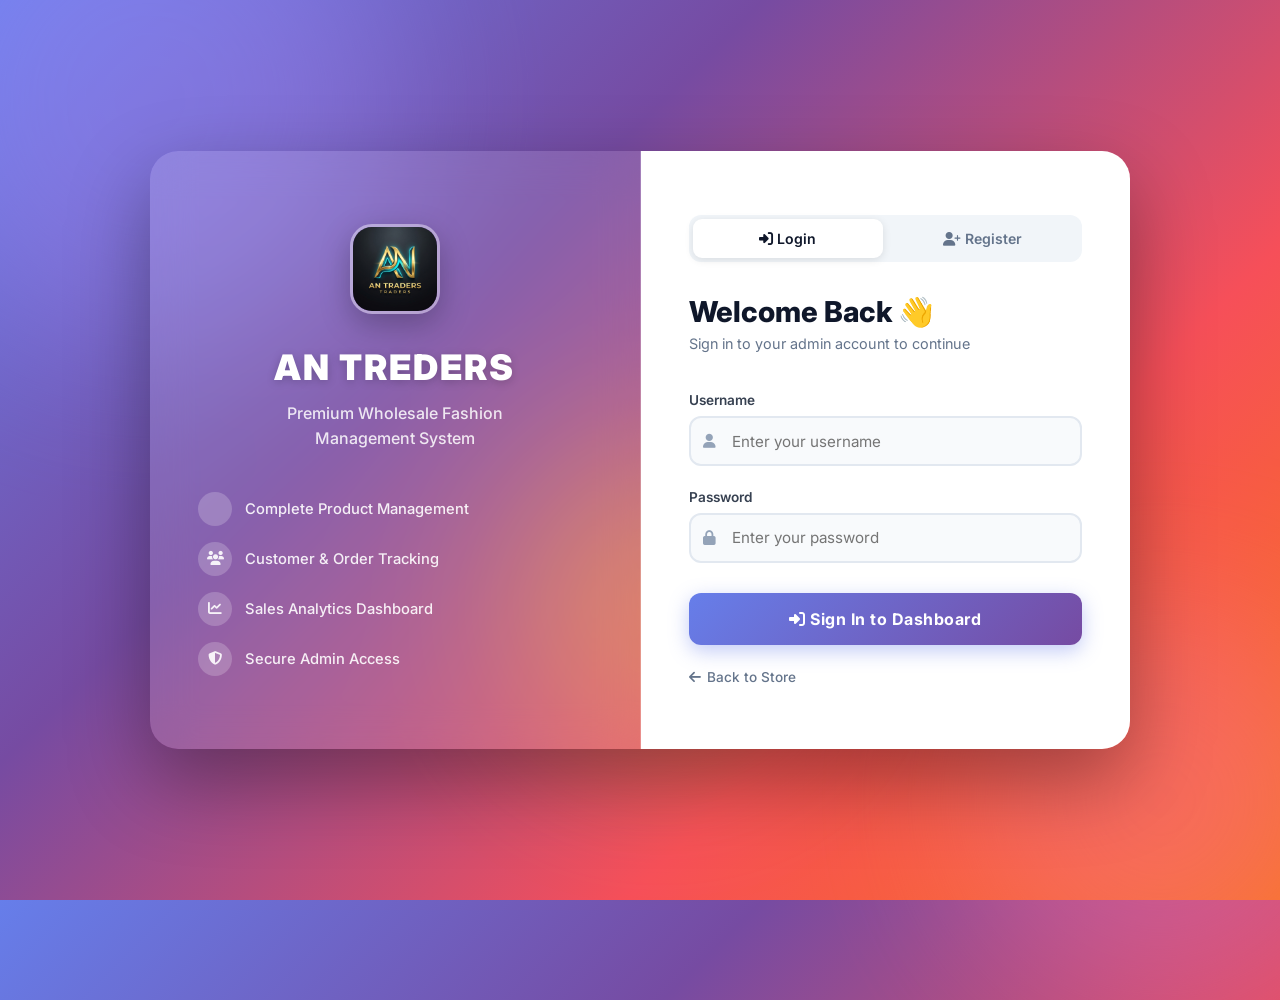
<file: admin.html>
<!DOCTYPE html>
<html lang="en">
<head>
    <meta charset="UTF-8">
    <meta name="viewport" content="width=device-width, initial-scale=1.0">
    <title>Admin Dashboard | AN Traders</title>
    <link href="https://fonts.googleapis.com/css2?family=Inter:wght@400;500;600;700;800;900&display=swap" rel="stylesheet">
    <link rel="stylesheet" href="https://cdnjs.cloudflare.com/ajax/libs/font-awesome/6.4.0/css/all.min.css">
    <style>
        * { margin: 0; padding: 0; box-sizing: border-box; }
        body {
            font-family: 'Inter', sans-serif;
            background: #f0f2f5;
            color: #1e293b;
            min-height: 100vh;
            display: flex;
        }

        /* ===== SIDEBAR ===== */
        .sidebar {
            width: 260px;
            min-height: 100vh;
            background: linear-gradient(180deg, #1e3a8a 0%, #1e1b4b 100%);
            display: flex;
            flex-direction: column;
            position: fixed;
            top: 0; left: 0;
            z-index: 100;
            box-shadow: 4px 0 20px rgba(0,0,0,0.15);
        }
        .sidebar-header {
            padding: 2rem 1.5rem 1.5rem;
            border-bottom: 1px solid rgba(255,255,255,0.1);
            display: flex;
            align-items: center;
            gap: 12px;
        }
        .sidebar-header img {
            width: 48px; height: 48px;
            border-radius: 12px;
            object-fit: cover;
            border: 2px solid rgba(255,255,255,0.3);
        }
        .sidebar-header .brand h2 {
            font-size: 1.05rem;
            font-weight: 800;
            color: #fff;
            letter-spacing: 1px;
        }
        .sidebar-header .brand span {
            font-size: 0.72rem;
            color: #93c5fd;
            font-weight: 500;
        }

        .sidebar-nav { padding: 1.5rem 1rem; flex: 1; }
        .nav-label {
            font-size: 0.68rem;
            font-weight: 700;
            color: #60a5fa;
            letter-spacing: 1.5px;
            text-transform: uppercase;
            padding: 0 0.8rem;
            margin-bottom: 0.6rem;
            margin-top: 1.5rem;
        }
        .nav-label:first-child { margin-top: 0; }
        .sidebar-nav a {
            display: flex;
            align-items: center;
            gap: 12px;
            padding: 0.85rem 1rem;
            border-radius: 12px;
            text-decoration: none;
            color: rgba(255,255,255,0.7);
            font-size: 0.9rem;
            font-weight: 500;
            transition: all 0.2s ease;
            margin-bottom: 4px;
        }
        .sidebar-nav a i {
            width: 20px;
            text-align: center;
            font-size: 1rem;
        }
        .sidebar-nav a:hover {
            background: rgba(255,255,255,0.1);
            color: white;
        }
        .sidebar-nav a.active {
            background: rgba(255,255,255,0.15);
            color: white;
            font-weight: 600;
        }
        .sidebar-nav a.active i { color: #60a5fa; }
        .sidebar-nav a.danger:hover { background: rgba(239,68,68,0.15); color: #fca5a5; }

        .sidebar-footer {
            padding: 1.2rem 1.5rem;
            border-top: 1px solid rgba(255,255,255,0.1);
        }
        .admin-badge {
            display: flex;
            align-items: center;
            gap: 10px;
        }
        .admin-avatar {
            width: 36px; height: 36px;
            border-radius: 50%;
            background: linear-gradient(135deg, #60a5fa, #a78bfa);
            display: flex; align-items: center; justify-content: center;
            font-size: 0.9rem; color: white; font-weight: 700;
        }
        .admin-info { flex: 1; }
        .admin-info strong { display: block; font-size: 0.85rem; color: white; }
        .admin-info span { font-size: 0.72rem; color: #93c5fd; }

        /* ===== MAIN ===== */
        .main-wrapper {
            margin-left: 260px;
            flex: 1;
            min-height: 100vh;
            display: flex;
            flex-direction: column;
        }

        /* Top header */
        .top-header {
            background: white;
            border-bottom: 1px solid #e2e8f0;
            padding: 1rem 2rem;
            display: flex;
            align-items: center;
            justify-content: space-between;
            position: sticky;
            top: 0;
            z-index: 50;
            box-shadow: 0 1px 4px rgba(0,0,0,0.05);
        }
        .page-title { font-size: 1.3rem; font-weight: 800; color: #0f172a; }
        .header-right { display: flex; align-items: center; gap: 1rem; }
        .header-btn {
            display: flex; align-items: center; gap: 6px;
            padding: 7px 14px;
            border-radius: 8px;
            font-size: 0.82rem;
            font-weight: 600;
            cursor: pointer;
            border: none;
            font-family: inherit;
            text-decoration: none;
            transition: all 0.2s;
        }
        .btn-back { background: #f1f5f9; color: #64748b; }
        .btn-back:hover { background: #e2e8f0; color: #1e293b; }
        .time-badge {
            font-size: 0.8rem;
            color: #64748b;
            font-weight: 500;
        }

        /* ===== CONTENT ===== */
        .content-area { padding: 2rem; flex: 1; }

        /* Section heading */
        .section-title {
            font-size: 1.5rem;
            font-weight: 800;
            color: #0f172a;
            margin-bottom: 1.5rem;
            display: flex;
            align-items: center;
            gap: 0.7rem;
        }
        .section-title i { color: #2563eb; }

        /* ===== STAT CARDS ===== */
        .stat-cards {
            display: grid;
            grid-template-columns: repeat(4, 1fr);
            gap: 1.5rem;
            margin-bottom: 2rem;
        }
        .stat-card {
            background: white;
            border-radius: 16px;
            padding: 1.5rem;
            box-shadow: 0 2px 8px rgba(0,0,0,0.06);
            border: 1px solid #f1f5f9;
            transition: all 0.3s ease;
            position: relative;
            overflow: hidden;
        }
        .stat-card::before {
            content: '';
            position: absolute;
            top: 0; left: 0; right: 0;
            height: 4px;
        }
        .stat-card.blue::before { background: linear-gradient(90deg, #2563eb, #60a5fa); }
        .stat-card.purple::before { background: linear-gradient(90deg, #7c3aed, #a78bfa); }
        .stat-card.orange::before { background: linear-gradient(90deg, #f97316, #fb923c); }
        .stat-card.green::before { background: linear-gradient(90deg, #16a34a, #4ade80); }
        .stat-card:hover { transform: translateY(-4px); box-shadow: 0 8px 24px rgba(0,0,0,0.1); }
        .stat-card-top {
            display: flex;
            align-items: center;
            justify-content: space-between;
            margin-bottom: 1rem;
        }
        .stat-label { font-size: 0.82rem; font-weight: 600; color: #64748b; text-transform: uppercase; letter-spacing: 0.5px; }
        .stat-icon {
            width: 42px; height: 42px;
            border-radius: 12px;
            display: flex; align-items: center; justify-content: center;
            font-size: 1.1rem;
        }
        .stat-card.blue .stat-icon { background: #eff6ff; color: #2563eb; }
        .stat-card.purple .stat-icon { background: #f5f3ff; color: #7c3aed; }
        .stat-card.orange .stat-icon { background: #fff7ed; color: #f97316; }
        .stat-card.green .stat-icon { background: #f0fdf4; color: #16a34a; }
        .stat-number { font-size: 2rem; font-weight: 900; color: #0f172a; line-height: 1; }
        .stat-trend { font-size: 0.75rem; color: #16a34a; font-weight: 600; margin-top: 0.3rem; }

        /* ===== PANEL ===== */
        .panel {
            background: white;
            border-radius: 16px;
            padding: 1.8rem;
            box-shadow: 0 2px 8px rgba(0,0,0,0.06);
            border: 1px solid #f1f5f9;
            margin-bottom: 2rem;
        }
        .panel-header {
            display: flex;
            align-items: center;
            justify-content: space-between;
            margin-bottom: 1.5rem;
            padding-bottom: 1rem;
            border-bottom: 1px solid #f1f5f9;
        }
        .panel-title {
            font-size: 1rem;
            font-weight: 700;
            color: #0f172a;
            display: flex;
            align-items: center;
            gap: 0.6rem;
        }
        .panel-title i { color: #2563eb; }

        /* ===== TABLE ===== */
        .data-table {
            width: 100%;
            border-collapse: collapse;
            font-size: 0.88rem;
        }
        .data-table th {
            text-align: left;
            padding: 0.75rem 1rem;
            background: #f8fafc;
            color: #64748b;
            font-weight: 700;
            font-size: 0.78rem;
            text-transform: uppercase;
            letter-spacing: 0.5px;
            border-bottom: 1px solid #e2e8f0;
        }
        .data-table th:first-child { border-radius: 8px 0 0 8px; }
        .data-table th:last-child { border-radius: 0 8px 8px 0; }
        .data-table td {
            padding: 0.9rem 1rem;
            color: #334155;
            border-bottom: 1px solid #f1f5f9;
            font-weight: 500;
        }
        .data-table tr:last-child td { border-bottom: none; }
        .data-table tr:hover td { background: #f8fafc; }
        .status-badge {
            display: inline-flex;
            align-items: center;
            gap: 4px;
            padding: 3px 10px;
            border-radius: 20px;
            font-size: 0.75rem;
            font-weight: 700;
        }
        .status-pending { background: #fff7ed; color: #c2410c; }
        .status-delivered { background: #f0fdf4; color: #15803d; }
        .status-cancelled { background: #fef2f2; color: #b91c1c; }

        /* ===== FORM ===== */
        .form-grid {
            display: grid;
            grid-template-columns: repeat(auto-fit, minmax(220px, 1fr));
            gap: 1.2rem;
        }
        .form-group { display: flex; flex-direction: column; gap: 0.4rem; }
        .form-group.full { grid-column: 1 / -1; }
        .form-group label {
            font-size: 0.82rem;
            font-weight: 700;
            color: #374151;
            letter-spacing: 0.3px;
        }
        .form-input {
            width: 100%;
            padding: 0.75rem 1rem;
            border: 1.5px solid #e2e8f0;
            border-radius: 10px;
            background: #f8fafc;
            color: #0f172a;
            font-size: 0.9rem;
            font-family: inherit;
            outline: none;
            transition: all 0.2s ease;
            margin-top: 0;
        }
        .form-input:focus { border-color: #2563eb; background: white; box-shadow: 0 0 0 3px rgba(37,99,235,0.08); }
        .form-input::placeholder { color: #94a3b8; }
        textarea.form-input { resize: vertical; min-height: 80px; }
        select.form-input { cursor: pointer; }

        .img-row {
            display: grid;
            grid-template-columns: 1fr auto 1fr auto;
            gap: 0.8rem;
            align-items: center;
            padding: 0.8rem;
            background: #f8fafc;
            border-radius: 10px;
            border: 1px solid #e2e8f0;
        }
        .img-row .or-divider {
            font-size: 0.75rem;
            font-weight: 700;
            color: #94a3b8;
            background: white;
            border: 1px solid #e2e8f0;
            border-radius: 50%;
            width: 28px; height: 28px;
            display: flex; align-items: center; justify-content: center;
        }

        /* Buttons */
        .btn-primary {
            background: linear-gradient(135deg, #2563eb, #1d4ed8);
            color: white;
            border: none;
            border-radius: 10px;
            padding: 0.8rem 1.8rem;
            font-size: 0.9rem;
            font-weight: 700;
            cursor: pointer;
            font-family: inherit;
            transition: all 0.2s ease;
            box-shadow: 0 4px 12px rgba(37,99,235,0.3);
            display: inline-flex;
            align-items: center;
            gap: 0.5rem;
        }
        .btn-primary:hover { transform: translateY(-1px); box-shadow: 0 6px 16px rgba(37,99,235,0.4); }
        .btn-secondary {
            background: #f1f5f9;
            color: #64748b;
            border: 1.5px solid #e2e8f0;
            border-radius: 10px;
            padding: 0.8rem 1.8rem;
            font-size: 0.9rem;
            font-weight: 600;
            cursor: pointer;
            font-family: inherit;
            transition: all 0.2s ease;
            display: inline-flex;
            align-items: center;
            gap: 0.5rem;
        }
        .btn-secondary:hover { background: #e2e8f0; color: #1e293b; }
        .btn-danger {
            background: #fef2f2;
            color: #dc2626;
            border: 1.5px solid #fecaca;
            border-radius: 8px;
            padding: 5px 10px;
            font-size: 0.8rem;
            font-weight: 600;
            cursor: pointer;
            font-family: inherit;
            transition: all 0.2s;
        }
        .btn-danger:hover { background: #fee2e2; }
        .btn-edit {
            background: #eff6ff;
            color: #2563eb;
            border: 1.5px solid #bfdbfe;
            border-radius: 8px;
            padding: 5px 10px;
            font-size: 0.8rem;
            font-weight: 600;
            cursor: pointer;
            font-family: inherit;
            transition: all 0.2s;
        }
        .btn-edit:hover { background: #dbeafe; }

        /* Product image thumb in table */
        .product-thumb {
            width: 42px; height: 42px;
            border-radius: 8px;
            background-size: cover;
            background-position: center;
            background-color: #f1f5f9;
            border: 1px solid #e2e8f0;
        }
        .product-name-cell { display: flex; align-items: center; gap: 0.8rem; }

        /* Social icons in settings */
        .social-input-row {
            display: grid;
            grid-template-columns: 36px 1fr;
            align-items: center;
            gap: 0.8rem;
        }
        .social-icon-box {
            width: 36px; height: 36px;
            border-radius: 8px;
            display: flex; align-items: center; justify-content: center;
            font-size: 1rem; color: white;
        }

        /* Section display */
        .admin-section { display: none; }
        .admin-section.active { display: block; }

        /* Empty state */
        .empty-state {
            text-align: center;
            padding: 3rem;
            color: #94a3b8;
        }
        .empty-state i { font-size: 3rem; margin-bottom: 1rem; display: block; }
        .empty-state p { font-size: 0.95rem; }

        @media(max-width: 900px) {
            .sidebar { width: 70px; }
            .sidebar-header .brand, .nav-label, .sidebar-nav a span, .sidebar-footer .admin-info { display: none; }
            .sidebar-nav a { justify-content: center; padding: 0.9rem; }
            .main-wrapper { margin-left: 70px; }
            .stat-cards { grid-template-columns: repeat(2, 1fr); }
        }
    </style>
</head>
<body>

    <!-- SIDEBAR -->
    <aside class="sidebar">
        <div class="sidebar-header">
            <img src="logo.jpg" alt="Logo">
            <div class="brand">
                <h2>AN TREDERS</h2>
                <span>Admin Panel</span>
            </div>
        </div>

        <nav class="sidebar-nav">
            <div class="nav-label">Main Menu</div>
            <a href="#" class="active" id="nav-dashboard" onclick="showSection('dashboard', this)">
                <i class="fa-solid fa-chart-pie"></i>
                <span>Dashboard</span>
            </a>
            <a href="#" id="nav-products" onclick="showSection('products', this)">
                <i class="fa-solid fa-box-open"></i>
                <span>Products</span>
            </a>
            <a href="#" id="nav-customers" onclick="showSection('customers', this)">
                <i class="fa-solid fa-users"></i>
                <span>Customers</span>
            </a>
            <a href="#" id="nav-orders" onclick="showSection('orders', this)">
                <i class="fa-solid fa-receipt"></i>
                <span>Orders</span>
            </a>

            <div class="nav-label">System</div>
            <a href="#" id="nav-settings" onclick="showSection('settings', this)">
                <i class="fa-solid fa-sliders"></i>
                <span>Settings</span>
            </a>
            <a href="/" class="btn-back-site">
                <i class="fa-solid fa-arrow-up-right-from-square"></i>
                <span>View Store</span>
            </a>
            <a href="#" class="danger" onclick="logout()">
                <i class="fa-solid fa-right-from-bracket"></i>
                <span>Logout</span>
            </a>
        </nav>

        <div class="sidebar-footer">
            <div class="admin-badge">
                <div class="admin-avatar">A</div>
                <div class="admin-info">
                    <strong>Administrator</strong>
                    <span>Super Admin</span>
                </div>
            </div>
        </div>
    </aside>

    <!-- MAIN WRAPPER -->
    <div class="main-wrapper">
        <!-- Top Header -->
        <header class="top-header">
            <div class="page-title" id="header-title">
                <i class="fa-solid fa-chart-pie" style="color:#2563eb; margin-right:8px;"></i>
                Dashboard Overview
            </div>
            <div class="header-right">
                <span class="time-badge" id="live-time"></span>
                <a href="/" class="header-btn btn-back">
                    <i class="fa-solid fa-store"></i> View Store
                </a>
            </div>
        </header>

        <!-- CONTENT -->
        <div class="content-area">

            <!-- ====== DASHBOARD ====== -->
            <div id="dashboard-section" class="admin-section active">
                <div class="stat-cards">
                    <div class="stat-card blue">
                        <div class="stat-card-top">
                            <span class="stat-label">Total Products</span>
                            <div class="stat-icon"><i class="fa-solid fa-box-open"></i></div>
                        </div>
                        <div class="stat-number" id="total-products">0</div>
                        <div class="stat-trend"><i class="fa-solid fa-arrow-up"></i> Active listings</div>
                    </div>
                    <div class="stat-card purple">
                        <div class="stat-card-top">
                            <span class="stat-label">Total Customers</span>
                            <div class="stat-icon"><i class="fa-solid fa-users"></i></div>
                        </div>
                        <div class="stat-number" id="total-customers">0</div>
                        <div class="stat-trend"><i class="fa-solid fa-user-plus"></i> Registered users</div>
                    </div>
                    <div class="stat-card orange">
                        <div class="stat-card-top">
                            <span class="stat-label">Pending Orders</span>
                            <div class="stat-icon"><i class="fa-solid fa-clock"></i></div>
                        </div>
                        <div class="stat-number" id="pending-orders">0</div>
                        <div class="stat-trend"><i class="fa-solid fa-spinner"></i> Awaiting action</div>
                    </div>
                    <div class="stat-card green">
                        <div class="stat-card-top">
                            <span class="stat-label">Total Revenue</span>
                            <div class="stat-icon"><i class="fa-solid fa-indian-rupee-sign"></i></div>
                        </div>
                        <div class="stat-number" id="total-revenue">₹0</div>
                        <div class="stat-trend"><i class="fa-solid fa-chart-line"></i> All time</div>
                    </div>
                </div>

                <div class="panel">
                    <div class="panel-header">
                        <div class="panel-title"><i class="fa-solid fa-receipt"></i> Recent Orders</div>
                    </div>
                    <table class="data-table">
                        <thead>
                            <tr>
                                <th>#ID</th>
                                <th>Customer</th>
                                <th>Amount</th>
                                <th>Status</th>
                                <th>Date</th>
                            </tr>
                        </thead>
                        <tbody id="orders-table-body">
                            <tr><td colspan="5"><div class="empty-state"><i class="fa-solid fa-receipt"></i><p>No orders yet</p></div></td></tr>
                        </tbody>
                    </table>
                </div>
            </div>

            <!-- ====== PRODUCTS ====== -->
            <div id="products-section" class="admin-section">
                <!-- Add/Edit Form -->
                <div class="panel">
                    <div class="panel-header">
                        <div class="panel-title"><i class="fa-solid fa-plus-circle"></i> <span id="form-title">Add New Product</span></div>
                    </div>
                    <form id="add-product-form">
                        <input type="hidden" id="product-id">
                        <div class="form-grid">
                            <div class="form-group">
                                <label>Product Name *</label>
                                <input type="text" id="product-name" class="form-input" placeholder="e.g. Jaipuri Kurti Set" required>
                            </div>
                            <div class="form-group">
                                <label>Category *</label>
                                <select id="product-category" class="form-input">
                                    <option value="Kurti">🥻 Kurti (Ladies)</option>
                                    <option value="Saree">👘 Saree (Ladies)</option>
                                    <option value="Lehenga">👗 Lehenga (Ladies)</option>
                                    <option value="Pant">👖 Pant (Ladies)</option>
                                    <option value="Shirt">👔 Shirt (Ladies)</option>
                                    <option value="Lower">🩳 Lower (Men/Kids)</option>
                                    <option value="T-Shirt">👕 T-Shirt (Men/Kids)</option>
                                    <option value="Other">📦 Other</option>
                                </select>
                            </div>
                            <div class="form-group">
                                <label>Base Price (₹) *</label>
                                <input type="number" id="product-price" class="form-input" placeholder="0.00" step="0.01" required>
                            </div>
                            <div class="form-group">
                                <label>Discount (₹)</label>
                                <input type="number" id="product-discount" class="form-input" placeholder="0.00" step="0.01" value="0">
                            </div>
                            <div class="form-group">
                                <label>Stock Quantity</label>
                                <input type="number" id="product-stock" class="form-input" placeholder="0" value="0">
                            </div>
                            <div class="form-group">
                                <label>Available Sizes</label>
                                <input type="text" id="product-sizes" class="form-input" placeholder="S, M, L, XL, XXL">
                            </div>
                            <div class="form-group">
                                <label>Available Colors</label>
                                <input type="text" id="product-colors" class="form-input" placeholder="Red, Blue, Green, Yellow">
                            </div>
                            <div class="form-group" style="display: flex; align-items: center; padding-top: 1.5rem;">
                                <label style="display: flex; align-items: center; gap: 8px; cursor: pointer;">
                                    <input type="checkbox" id="product-trending" style="width: 18px; height: 18px;">
                                    <span style="font-weight: 600; color: #f97316;"><i class="fa-solid fa-fire"></i> Mark as Trending / Premium</span>
                                </label>
                            </div>
                            <div class="form-group full">
                                <label>Description</label>
                                <textarea id="product-description" class="form-input" rows="2" placeholder="Describe this product..."></textarea>
                            </div>

                            <!-- Image Section -->
                            <div class="form-group full">
                                <label style="margin-bottom:0.8rem; display:block; font-size:0.9rem;">
                                    <i class="fa-solid fa-images" style="color:#2563eb;"></i>
                                    Product Images (Up to 4) — URL or Upload + Color Tag
                                </label>
                                <div style="display:flex; flex-direction:column; gap:0.8rem;">
                                    <div class="img-row">
                                        <input type="url" id="img-url-1" class="form-input" placeholder="Image 1 URL">
                                        <div class="or-divider">OR</div>
                                        <input type="file" id="img-file-1" accept="image/*" class="form-input" style="padding:0.5rem;">
                                        <input type="text" id="img-color-1" class="form-input" placeholder="Color (e.g. Red)" style="max-width:160px;">
                                    </div>
                                    <div class="img-row">
                                        <input type="url" id="img-url-2" class="form-input" placeholder="Image 2 URL">
                                        <div class="or-divider">OR</div>
                                        <input type="file" id="img-file-2" accept="image/*" class="form-input" style="padding:0.5rem;">
                                        <input type="text" id="img-color-2" class="form-input" placeholder="Color (e.g. Blue)" style="max-width:160px;">
                                    </div>
                                    <div class="img-row">
                                        <input type="url" id="img-url-3" class="form-input" placeholder="Image 3 URL">
                                        <div class="or-divider">OR</div>
                                        <input type="file" id="img-file-3" accept="image/*" class="form-input" style="padding:0.5rem;">
                                        <input type="text" id="img-color-3" class="form-input" placeholder="Color" style="max-width:160px;">
                                    </div>
                                    <div class="img-row">
                                        <input type="url" id="img-url-4" class="form-input" placeholder="Image 4 URL">
                                        <div class="or-divider">OR</div>
                                        <input type="file" id="img-file-4" accept="image/*" class="form-input" style="padding:0.5rem;">
                                        <input type="text" id="img-color-4" class="form-input" placeholder="Color" style="max-width:160px;">
                                    </div>
                                </div>
                            </div>
                        </div>

                        <div style="display:flex; gap:1rem; margin-top:1.5rem; padding-top:1.2rem; border-top:1px solid #f1f5f9;">
                            <button type="submit" class="btn-primary" id="submit-btn">
                                <i class="fa-solid fa-floppy-disk"></i> Save Product
                            </button>
                            <button type="button" class="btn-secondary" id="cancel-btn" style="display:none;" onclick="resetForm()">
                                <i class="fa-solid fa-xmark"></i> Cancel Edit
                            </button>
                        </div>
                    </form>
                </div>

                <!-- Products Table -->
                <div class="panel">
                    <div class="panel-header">
                        <div class="panel-title"><i class="fa-solid fa-list"></i> All Products</div>
                        <span id="product-count" style="font-size:0.82rem; color:#64748b; font-weight:600; background:#f1f5f9; padding:4px 12px; border-radius:20px;">0 items</span>
                    </div>
                    <table class="data-table">
                        <thead>
                            <tr>
                                <th>Product</th>
                                <th>Category</th>
                                <th>Price</th>
                                <th>Discount</th>
                                <th>Stock</th>
                                <th>Actions</th>
                            </tr>
                        </thead>
                        <tbody id="products-table-body">
                            <tr><td colspan="6"><div class="empty-state"><i class="fa-solid fa-box-open"></i><p>No products added yet</p></div></td></tr>
                        </tbody>
                    </table>
                </div>
            </div>

            <!-- ====== CUSTOMERS ====== -->
            <div id="customers-section" class="admin-section">
                <div class="panel">
                    <div class="panel-header">
                        <div class="panel-title"><i class="fa-solid fa-users"></i> Registered Customers</div>
                        <span id="customer-count" style="font-size:0.82rem; color:#64748b; font-weight:600; background:#f1f5f9; padding:4px 12px; border-radius:20px;">0 customers</span>
                    </div>
                    <table class="data-table">
                        <thead>
                            <tr>
                                <th>#</th>
                                <th>Name</th>
                                <th>Email</th>
                                <th>Phone</th>
                                <th>Registered</th>
                            </tr>
                        </thead>
                        <tbody id="customers-table-body">
                            <tr><td colspan="5"><div class="empty-state"><i class="fa-solid fa-users"></i><p>No customers registered yet</p></div></td></tr>
                        </tbody>
                    </table>
                </div>
            </div>

            <!-- ====== ORDERS ====== -->
            <div id="orders-section" class="admin-section">
                <div class="panel">
                    <div class="panel-header">
                        <div class="panel-title"><i class="fa-solid fa-receipt"></i> All Orders</div>
                    </div>
                    <table class="data-table">
                        <thead>
                            <tr>
                                <th>#ID</th>
                                <th>Customer</th>
                                <th>Amount</th>
                                <th>Status</th>
                                <th>Date</th>
                            </tr>
                        </thead>
                        <tbody id="all-orders-table-body">
                            <tr><td colspan="5"><div class="empty-state"><i class="fa-solid fa-receipt"></i><p>No orders yet</p></div></td></tr>
                        </tbody>
                    </table>
                </div>
            </div>

            <!-- ====== SETTINGS ====== -->
            <div id="settings-section" class="admin-section">
                <div class="panel" style="max-width:700px;">
                    <div class="panel-header">
                        <div class="panel-title"><i class="fa-solid fa-sliders"></i> Business Settings</div>
                    </div>
                    <form id="settings-form">
                        <div class="form-grid">
                            <div class="form-group">
                                <label>Business Name *</label>
                                <input type="text" id="set-name" class="form-input" required>
                            </div>
                            <div class="form-group">
                                <label>CEO Name</label>
                                <input type="text" id="set-ceo" class="form-input" placeholder="Optional">
                            </div>
                            <div class="form-group">
                                <label>Partner Name</label>
                                <input type="text" id="set-partner" class="form-input" placeholder="Optional">
                            </div>
                            <div class="form-group">
                                <label>Phone / WhatsApp *</label>
                                <input type="text" id="set-phone" class="form-input" placeholder="+91XXXXXXXXXX" required>
                            </div>
                            <div class="form-group">
                                <label>Email Address *</label>
                                <input type="email" id="set-email" class="form-input" required>
                            </div>
                            <div class="form-group full">
                                <label>Physical Address *</label>
                                <textarea id="set-address" class="form-input" rows="2" required></textarea>
                            </div>
                            <div class="form-group full">
                                <label>Google Maps Embed URL (src only)</label>
                                <input type="text" id="set-map" class="form-input" placeholder="https://maps.google.com/...">
                            </div>

                            <div class="form-group full">
                                <label style="font-size:0.92rem; font-weight:800; color:#0f172a; margin-bottom:1rem; display:block; border-top:1px solid #f1f5f9; padding-top:1rem;">
                                    <i class="fa-solid fa-share-nodes" style="color:#2563eb;"></i> Social Media Links
                                </label>
                                <div style="display:flex; flex-direction:column; gap:0.8rem;">
                                    <div class="social-input-row">
                                        <div class="social-icon-box" style="background:#1877f2;"><i class="fa-brands fa-facebook"></i></div>
                                        <input type="url" id="set-facebook" class="form-input" placeholder="https://facebook.com/yourpage">
                                    </div>
                                    <div class="social-input-row">
                                        <div class="social-icon-box" style="background:linear-gradient(45deg,#f09433,#e6683c,#dc2743,#cc2366,#bc1888);"><i class="fa-brands fa-instagram"></i></div>
                                        <input type="url" id="set-instagram" class="form-input" placeholder="https://instagram.com/yourprofile">
                                    </div>
                                    <div class="social-input-row">
                                        <div class="social-icon-box" style="background:#ff0000;"><i class="fa-brands fa-youtube"></i></div>
                                        <input type="url" id="set-youtube" class="form-input" placeholder="https://youtube.com/@yourchannel">
                                    </div>
                                    <div class="social-input-row">
                                        <div class="social-icon-box" style="background:#1da1f2;"><i class="fa-brands fa-twitter"></i></div>
                                        <input type="url" id="set-twitter" class="form-input" placeholder="https://twitter.com/yourprofile">
                                    </div>
                                </div>
                            </div>
                        </div>

                        <div style="margin-top:1.5rem; padding-top:1.2rem; border-top:1px solid #f1f5f9;">
                            <button type="submit" class="btn-primary">
                                <i class="fa-solid fa-floppy-disk"></i> Save Settings
                            </button>
                        </div>
                    </form>
                </div>
            </div>

        </div><!-- /content-area -->
    </div><!-- /main-wrapper -->

    <script src="admin.js"></script>
</body>
</html>
</file>
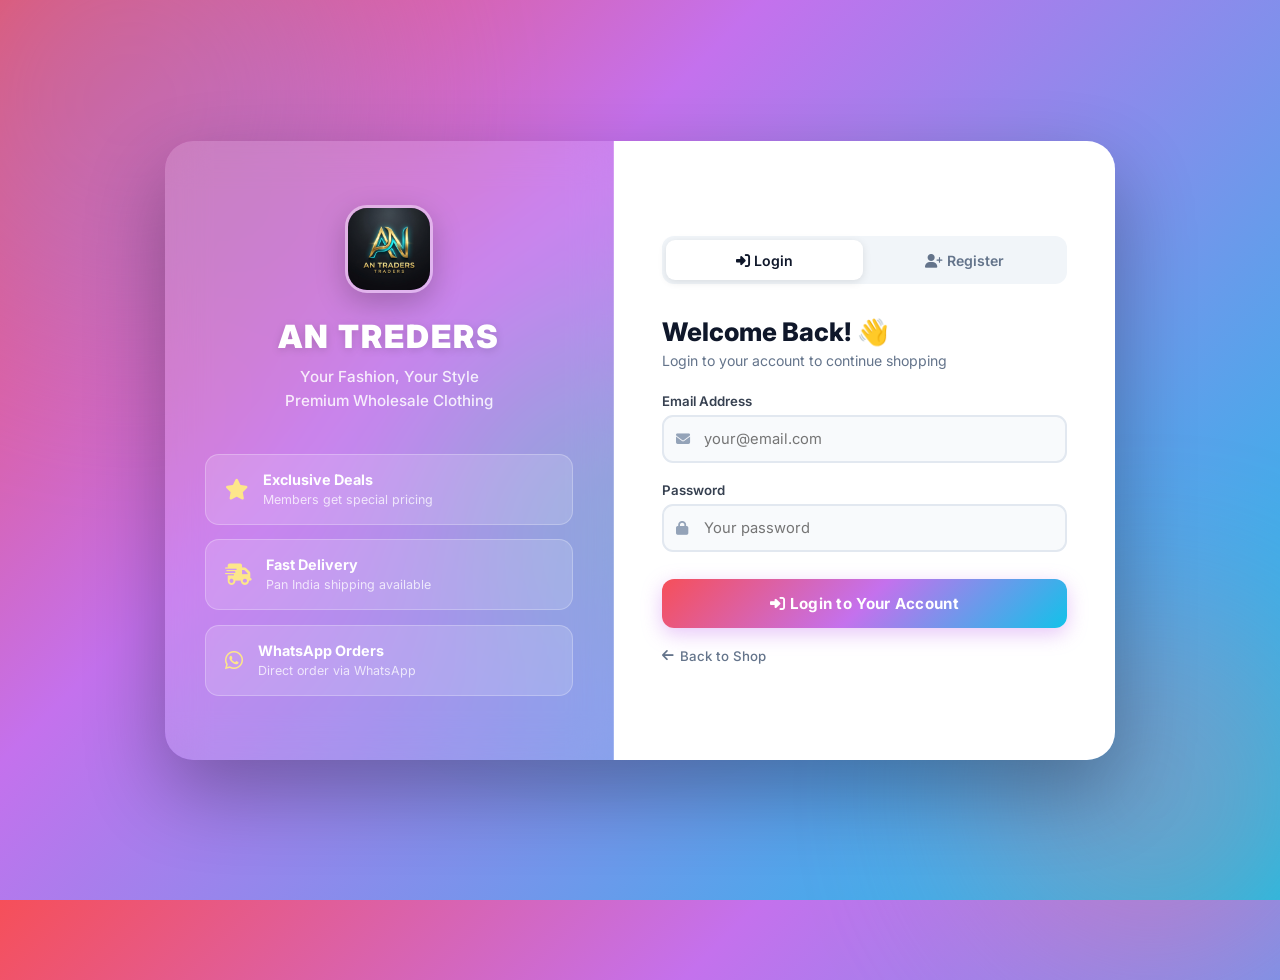
<file: customer_login.html>
<!DOCTYPE html>
<html lang="en">
<head>
    <meta charset="UTF-8">
    <meta name="viewport" content="width=device-width, initial-scale=1.0">
    <title>Customer Login | AN Traders</title>
    <link href="https://fonts.googleapis.com/css2?family=Inter:wght@400;500;600;700;800;900&display=swap" rel="stylesheet">
    <link rel="stylesheet" href="https://cdnjs.cloudflare.com/ajax/libs/font-awesome/6.4.0/css/all.min.css">
    <style>
        * { margin: 0; padding: 0; box-sizing: border-box; }

        body {
            font-family: 'Inter', sans-serif;
            min-height: 100vh;
            display: flex;
            align-items: center;
            justify-content: center;
            background: linear-gradient(135deg, #f64f59 0%, #c471ed 35%, #12c2e9 100%);
            position: relative;
            overflow: hidden;
        }

        .orb {
            position: absolute;
            border-radius: 50%;
            filter: blur(90px);
            opacity: 0.3;
            animation: floatOrb 9s ease-in-out infinite alternate;
        }
        .orb-1 { width: 500px; height: 500px; background: #818cf8; top: -150px; left: -120px; }
        .orb-2 { width: 380px; height: 380px; background: #fb7185; bottom: -80px; right: -60px; animation-delay: 2s; }
        .orb-3 { width: 280px; height: 280px; background: #34d399; top: 40%; left: 35%; animation-delay: 4s; }
        @keyframes floatOrb {
            0%   { transform: translate(0, 0) scale(1); }
            100% { transform: translate(25px, -25px) scale(1.08); }
        }

        .page-wrapper {
            display: flex;
            width: 100%;
            max-width: 950px;
            border-radius: 28px;
            overflow: hidden;
            box-shadow: 0 32px 80px rgba(0,0,0,0.3);
            position: relative;
            z-index: 1;
            margin: 1.5rem;
        }

        /* Left side */
        .left-panel {
            flex: 1;
            background: rgba(255,255,255,0.13);
            backdrop-filter: blur(20px);
            padding: 4rem 2.5rem;
            display: flex;
            flex-direction: column;
            justify-content: center;
            align-items: center;
            text-align: center;
            border-right: 1px solid rgba(255,255,255,0.2);
        }
        .left-panel .brand-logo {
            width: 88px; height: 88px;
            border-radius: 22px;
            overflow: hidden;
            box-shadow: 0 10px 30px rgba(0,0,0,0.22);
            margin-bottom: 1.5rem;
            border: 3px solid rgba(255,255,255,0.4);
        }
        .left-panel .brand-logo img { width: 100%; height: 100%; object-fit: cover; }
        .left-panel h1 {
            font-size: 2rem;
            font-weight: 900;
            color: white;
            letter-spacing: 2px;
            margin-bottom: 0.6rem;
            text-shadow: 0 2px 8px rgba(0,0,0,0.15);
        }
        .left-panel .tagline {
            color: rgba(255,255,255,0.85);
            font-size: 0.95rem;
            font-weight: 500;
            margin-bottom: 2.5rem;
            line-height: 1.6;
        }
        .promo-cards { display: flex; flex-direction: column; gap: 0.9rem; width: 100%; }
        .promo-card {
            background: rgba(255,255,255,0.15);
            border: 1px solid rgba(255,255,255,0.25);
            border-radius: 14px;
            padding: 1rem 1.2rem;
            display: flex;
            align-items: center;
            gap: 0.9rem;
            text-align: left;
        }
        .promo-card i { font-size: 1.3rem; color: #fde68a; flex-shrink: 0; }
        .promo-card strong { display: block; color: white; font-size: 0.9rem; font-weight: 700; }
        .promo-card span { color: rgba(255,255,255,0.75); font-size: 0.78rem; }

        /* Right form */
        .right-panel {
            flex: 1.1;
            background: white;
            padding: 3.5rem 3rem;
            display: flex;
            flex-direction: column;
            justify-content: center;
        }

        /* Tabs */
        .auth-tabs {
            display: flex;
            background: #f1f5f9;
            border-radius: 12px;
            padding: 4px;
            margin-bottom: 2rem;
            gap: 4px;
        }
        .tab-btn {
            flex: 1;
            padding: 0.7rem;
            border: none;
            border-radius: 9px;
            font-size: 0.88rem;
            font-weight: 600;
            font-family: inherit;
            cursor: pointer;
            transition: all 0.25s ease;
            color: #64748b;
            background: transparent;
        }
        .tab-btn.active {
            background: white;
            color: #0f172a;
            box-shadow: 0 2px 8px rgba(0,0,0,0.1);
        }

        .auth-form { display: none; }
        .auth-form.active { display: block; }

        .form-header { margin-bottom: 1.5rem; }
        .form-header h2 { font-size: 1.6rem; font-weight: 800; color: #0f172a; margin-bottom: 0.3rem; }
        .form-header p { font-size: 0.88rem; color: #64748b; }

        .input-group { margin-bottom: 1.2rem; }
        .input-group label {
            display: block;
            font-size: 0.83rem;
            font-weight: 600;
            color: #374151;
            margin-bottom: 0.4rem;
        }
        .input-wrap { position: relative; display: flex; align-items: center; }
        .input-wrap i { position: absolute; left: 14px; color: #94a3b8; font-size: 0.88rem; }
        .input-group input {
            width: 100%;
            padding: 0.8rem 1rem 0.8rem 2.5rem;
            border: 2px solid #e2e8f0;
            border-radius: 11px;
            background: #f8fafc;
            color: #0f172a;
            font-size: 0.92rem;
            font-family: inherit;
            outline: none;
            transition: all 0.2s ease;
        }
        .input-group input:focus {
            border-color: #c471ed;
            background: white;
            box-shadow: 0 0 0 4px rgba(196,113,237,0.1);
        }

        .btn-submit {
            width: 100%;
            padding: 0.95rem;
            background: linear-gradient(135deg, #f64f59 0%, #c471ed 50%, #12c2e9 100%);
            color: white;
            border: none;
            border-radius: 12px;
            font-size: 0.95rem;
            font-weight: 700;
            font-family: inherit;
            cursor: pointer;
            margin-top: 0.5rem;
            transition: all 0.3s ease;
            box-shadow: 0 6px 20px rgba(196,113,237,0.4);
            letter-spacing: 0.3px;
        }
        .btn-submit:hover { transform: translateY(-2px); box-shadow: 0 10px 28px rgba(196,113,237,0.55); }

        .error-msg {
            background: #fef2f2;
            border: 1px solid #fecaca;
            color: #dc2626;
            padding: 0.7rem 1rem;
            border-radius: 10px;
            font-size: 0.83rem;
            font-weight: 500;
            margin-top: 0.8rem;
            display: none;
            align-items: center;
            gap: 0.5rem;
        }
        .success-msg {
            background: #f0fdf4;
            border: 1px solid #bbf7d0;
            color: #16a34a;
            padding: 0.7rem 1rem;
            border-radius: 10px;
            font-size: 0.83rem;
            font-weight: 500;
            margin-top: 0.8rem;
            display: none;
        }

        .back-link {
            display: inline-flex;
            align-items: center;
            gap: 0.4rem;
            color: #64748b;
            text-decoration: none;
            font-size: 0.83rem;
            font-weight: 500;
            margin-top: 1.2rem;
            transition: color 0.2s;
        }
        .back-link:hover { color: #c471ed; }

        @media(max-width: 680px) {
            .left-panel { display: none; }
            .right-panel { padding: 2.5rem 1.8rem; }
        }
    </style>
</head>
<body>
    <div class="orb orb-1"></div>
    <div class="orb orb-2"></div>
    <div class="orb orb-3"></div>

    <div class="page-wrapper">
        <!-- Left Panel -->
        <div class="left-panel">
            <div class="brand-logo">
                <img src="logo.jpg" alt="AN Traders Logo">
            </div>
            <h1>AN TREDERS</h1>
            <p class="tagline">Your Fashion, Your Style<br>Premium Wholesale Clothing</p>
            <div class="promo-cards">
                <div class="promo-card">
                    <i class="fa-solid fa-star"></i>
                    <div>
                        <strong>Exclusive Deals</strong>
                        <span>Members get special pricing</span>
                    </div>
                </div>
                <div class="promo-card">
                    <i class="fa-solid fa-truck-fast"></i>
                    <div>
                        <strong>Fast Delivery</strong>
                        <span>Pan India shipping available</span>
                    </div>
                </div>
                <div class="promo-card">
                    <i class="fa-brands fa-whatsapp"></i>
                    <div>
                        <strong>WhatsApp Orders</strong>
                        <span>Direct order via WhatsApp</span>
                    </div>
                </div>
            </div>
        </div>

        <!-- Right Form Panel -->
        <div class="right-panel">
            <div class="auth-tabs">
                <button class="tab-btn active" id="tab-login" onclick="switchTab('login')">
                    <i class="fa-solid fa-right-to-bracket"></i> Login
                </button>
                <button class="tab-btn" id="tab-register" onclick="switchTab('register')">
                    <i class="fa-solid fa-user-plus"></i> Register
                </button>
            </div>

            <!-- Login Form -->
            <div class="auth-form active" id="form-login">
                <div class="form-header">
                    <h2>Welcome Back! 👋</h2>
                    <p>Login to your account to continue shopping</p>
                </div>
                <form id="customer-login-form">
                    <div class="input-group">
                        <label>Email Address</label>
                        <div class="input-wrap">
                            <i class="fa-solid fa-envelope"></i>
                            <input type="email" id="login-email" placeholder="your@email.com" required>
                        </div>
                    </div>
                    <div class="input-group">
                        <label>Password</label>
                        <div class="input-wrap">
                            <i class="fa-solid fa-lock"></i>
                            <input type="password" id="login-password" placeholder="Your password" required>
                        </div>
                    </div>
                    <button type="submit" class="btn-submit">
                        <i class="fa-solid fa-right-to-bracket"></i> Login to Your Account
                    </button>
                </form>
                <div id="login-error" class="error-msg">
                    <i class="fa-solid fa-circle-exclamation"></i> Invalid email or password.
                </div>
            </div>

            <!-- Register Form -->
            <div class="auth-form" id="form-register">
                <div class="form-header">
                    <h2>Create Account 🎉</h2>
                    <p>Join us for exclusive deals and offers</p>
                </div>
                <form id="customer-register-form">
                    <div class="input-group">
                        <label>Full Name</label>
                        <div class="input-wrap">
                            <i class="fa-solid fa-user"></i>
                            <input type="text" id="reg-name" placeholder="Your full name" required>
                        </div>
                    </div>
                    <div class="input-group">
                        <label>Email Address</label>
                        <div class="input-wrap">
                            <i class="fa-solid fa-envelope"></i>
                            <input type="email" id="reg-email" placeholder="your@email.com" required>
                        </div>
                    </div>
                    <div class="input-group">
                        <label>Phone (Optional)</label>
                        <div class="input-wrap">
                            <i class="fa-solid fa-phone"></i>
                            <input type="text" id="reg-phone" placeholder="+91 XXXXXXXXXX">
                        </div>
                    </div>
                    <div class="input-group">
                        <label>Password</label>
                        <div class="input-wrap">
                            <i class="fa-solid fa-lock"></i>
                            <input type="password" id="reg-password" placeholder="Create a password" required>
                        </div>
                    </div>
                    <button type="submit" class="btn-submit">
                        <i class="fa-solid fa-user-plus"></i> Create My Account
                    </button>
                </form>
                <div id="reg-error" class="error-msg">
                    <i class="fa-solid fa-circle-exclamation"></i> <span id="reg-error-text">Registration failed.</span>
                </div>
                <div id="reg-success" class="success-msg">
                    ✅ Account created! Switching to login...
                </div>
            </div>

            <a href="/" class="back-link">
                <i class="fa-solid fa-arrow-left"></i> Back to Shop
            </a>
        </div>
    </div>

    <script>
        const API_URL = '/api';

        function switchTab(tab) {
            document.querySelectorAll('.tab-btn').forEach(b => b.classList.remove('active'));
            document.querySelectorAll('.auth-form').forEach(f => f.classList.remove('active'));
            document.getElementById('tab-' + tab).classList.add('active');
            document.getElementById('form-' + tab).classList.add('active');
        }

        document.getElementById('customer-login-form').addEventListener('submit', async (e) => {
            e.preventDefault();
            const errEl = document.getElementById('login-error');
            errEl.style.display = 'none';
            const res = await fetch(`${API_URL}/customers/login`, {
                method: 'POST',
                headers: { 'Content-Type': 'application/x-www-form-urlencoded' },
                body: new URLSearchParams({
                    'username': document.getElementById('login-email').value,
                    'password': document.getElementById('login-password').value
                })
            });
            if (res.ok) {
                const data = await res.json();
                localStorage.setItem('customer_token', data.access_token);
                window.location.href = '/';
            } else {
                errEl.style.display = 'flex';
            }
        });

        document.getElementById('customer-register-form').addEventListener('submit', async (e) => {
            e.preventDefault();
            const errEl = document.getElementById('reg-error');
            const succEl = document.getElementById('reg-success');
            errEl.style.display = 'none';
            succEl.style.display = 'none';

            const res = await fetch(`${API_URL}/customers/register`, {
                method: 'POST',
                headers: { 'Content-Type': 'application/json' },
                body: JSON.stringify({
                    name: document.getElementById('reg-name').value,
                    email: document.getElementById('reg-email').value,
                    phone: document.getElementById('reg-phone').value,
                    password: document.getElementById('reg-password').value
                })
            });
            if (res.ok) {
                succEl.style.display = 'block';
                setTimeout(() => switchTab('login'), 1500);
            } else {
                const data = await res.json();
                document.getElementById('reg-error-text').innerText = data.detail || 'Registration failed';
                errEl.style.display = 'flex';
            }
        });
    </script>
</body>
</html>
</file>
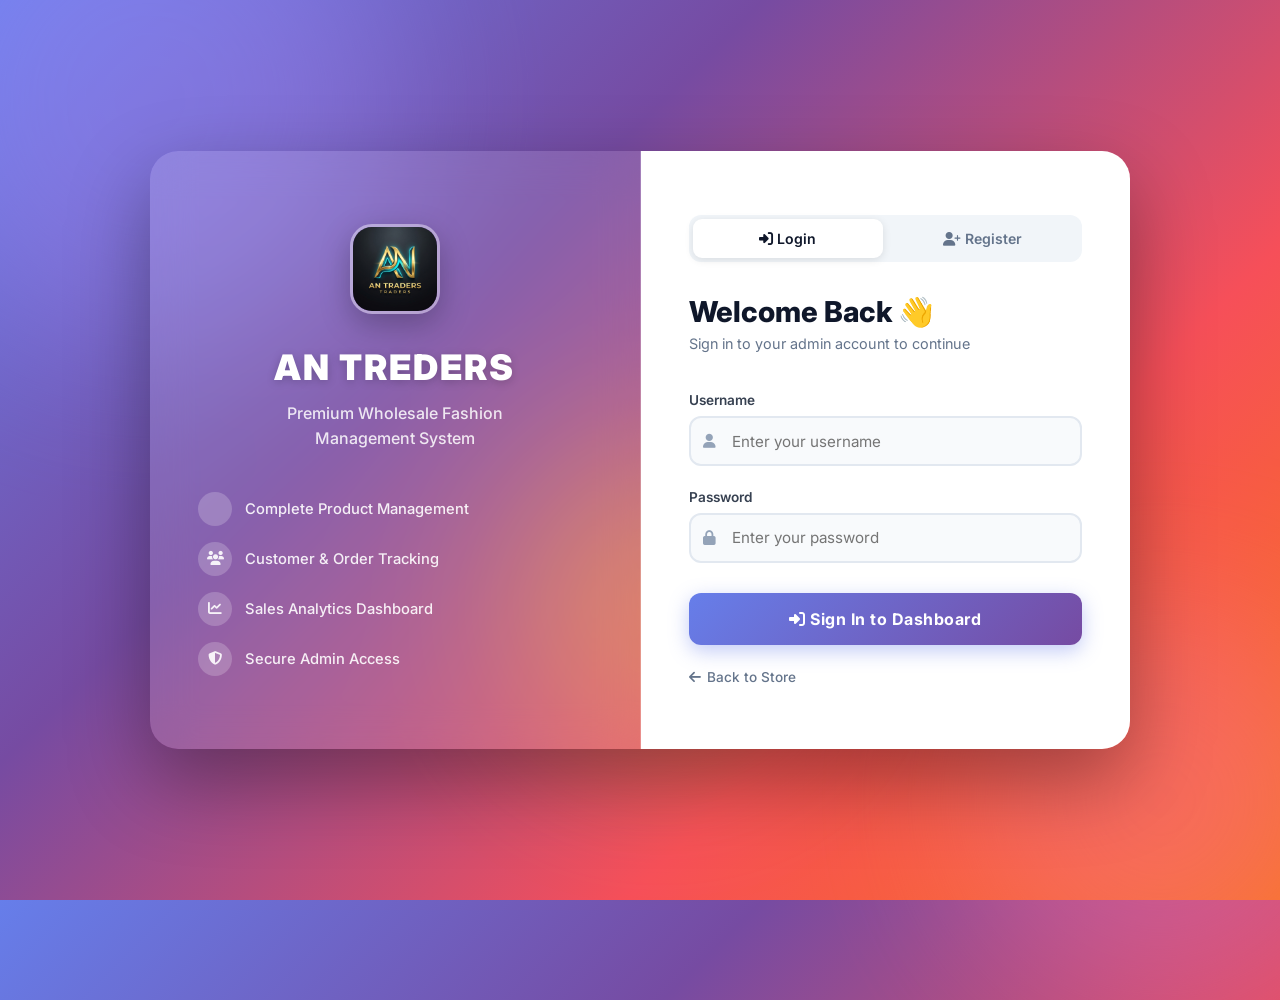
<file: login.html>
<!DOCTYPE html>
<html lang="en">
<head>
    <meta charset="UTF-8">
    <meta name="viewport" content="width=device-width, initial-scale=1.0">
    <title>Admin Login | AN Traders</title>
    <link href="https://fonts.googleapis.com/css2?family=Inter:wght@400;500;600;700;800;900&display=swap" rel="stylesheet">
    <link rel="stylesheet" href="https://cdnjs.cloudflare.com/ajax/libs/font-awesome/6.4.0/css/all.min.css">
    <style>
        * { margin: 0; padding: 0; box-sizing: border-box; }

        body {
            font-family: 'Inter', sans-serif;
            min-height: 100vh;
            display: flex;
            align-items: center;
            justify-content: center;
            background: linear-gradient(135deg, #667eea 0%, #764ba2 35%, #f64f59 70%, #f97316 100%);
            position: relative;
            overflow: hidden;
        }

        /* Animated background orbs */
        .orb {
            position: absolute;
            border-radius: 50%;
            filter: blur(80px);
            opacity: 0.35;
            animation: floatOrb 8s ease-in-out infinite alternate;
        }
        .orb-1 { width: 500px; height: 500px; background: #a78bfa; top: -150px; left: -100px; animation-delay: 0s; }
        .orb-2 { width: 400px; height: 400px; background: #f472b6; bottom: -100px; right: -80px; animation-delay: 3s; }
        .orb-3 { width: 300px; height: 300px; background: #fbbf24; top: 50%; left: 40%; animation-delay: 1.5s; }
        @keyframes floatOrb {
            0%   { transform: translate(0, 0) scale(1); }
            100% { transform: translate(30px, -30px) scale(1.1); }
        }

        .page-wrapper {
            display: flex;
            width: 100%;
            max-width: 980px;
            min-height: 580px;
            border-radius: 28px;
            overflow: hidden;
            box-shadow: 0 32px 80px rgba(0,0,0,0.35);
            position: relative;
            z-index: 1;
            margin: 1.5rem;
        }

        /* Left colorful panel */
        .left-panel {
            flex: 1;
            background: rgba(255,255,255,0.12);
            backdrop-filter: blur(20px);
            padding: 4rem 3rem;
            display: flex;
            flex-direction: column;
            justify-content: center;
            align-items: center;
            text-align: center;
            border-right: 1px solid rgba(255,255,255,0.2);
        }
        .left-panel .brand-logo {
            width: 90px; height: 90px;
            border-radius: 22px;
            overflow: hidden;
            box-shadow: 0 10px 30px rgba(0,0,0,0.25);
            margin-bottom: 2rem;
            border: 3px solid rgba(255,255,255,0.4);
        }
        .left-panel .brand-logo img { width: 100%; height: 100%; object-fit: cover; }
        .left-panel h1 {
            font-size: 2.2rem;
            font-weight: 900;
            color: white;
            letter-spacing: 2px;
            margin-bottom: 0.8rem;
            text-shadow: 0 2px 10px rgba(0,0,0,0.2);
        }
        .left-panel p {
            color: rgba(255,255,255,0.85);
            font-size: 1rem;
            font-weight: 500;
            line-height: 1.6;
        }
        .left-panel .features {
            margin-top: 2.5rem;
            display: flex;
            flex-direction: column;
            gap: 1rem;
            width: 100%;
        }
        .left-panel .feature-row {
            display: flex;
            align-items: center;
            gap: 0.8rem;
            color: rgba(255,255,255,0.9);
            font-size: 0.92rem;
            font-weight: 500;
        }
        .left-panel .feature-row i {
            width: 34px; height: 34px;
            background: rgba(255,255,255,0.2);
            border-radius: 50%;
            display: flex; align-items: center; justify-content: center;
            font-size: 0.85rem;
        }

        /* Right form panel */
        .right-panel {
            flex: 1;
            background: white;
            padding: 4rem 3rem;
            display: flex;
            flex-direction: column;
            justify-content: center;
        }
        .right-panel .form-header { margin-bottom: 2.5rem; }
        .right-panel .form-header h2 {
            font-size: 1.8rem;
            font-weight: 800;
            color: #0f172a;
            margin-bottom: 0.4rem;
        }
        .right-panel .form-header p {
            font-size: 0.9rem;
            color: #64748b;
            font-weight: 400;
        }

        .input-group { margin-bottom: 1.4rem; }
        .input-group label {
            display: block;
            font-size: 0.85rem;
            font-weight: 600;
            color: #374151;
            margin-bottom: 0.5rem;
        }
        .input-wrap {
            position: relative;
            display: flex;
            align-items: center;
        }
        .input-wrap i {
            position: absolute;
            left: 14px;
            color: #94a3b8;
            font-size: 0.9rem;
        }
        .input-group input {
            width: 100%;
            padding: 0.85rem 1rem 0.85rem 2.6rem;
            border: 2px solid #e2e8f0;
            border-radius: 12px;
            background: #f8fafc;
            color: #0f172a;
            font-size: 0.95rem;
            font-family: inherit;
            outline: none;
            transition: all 0.25s ease;
        }
        .input-group input:focus {
            border-color: #7c3aed;
            background: white;
            box-shadow: 0 0 0 4px rgba(124,58,237,0.1);
        }

        .btn-login {
            width: 100%;
            padding: 1rem;
            background: linear-gradient(135deg, #667eea 0%, #764ba2 100%);
            color: white;
            border: none;
            border-radius: 12px;
            font-size: 1rem;
            font-weight: 700;
            font-family: inherit;
            cursor: pointer;
            margin-top: 0.5rem;
            transition: all 0.3s ease;
            box-shadow: 0 6px 20px rgba(102,126,234,0.4);
            letter-spacing: 0.5px;
        }
        .btn-login:hover {
            transform: translateY(-2px);
            box-shadow: 0 10px 28px rgba(102,126,234,0.55);
        }
        .btn-login:active { transform: translateY(0); }

        .error-msg {
            background: #fef2f2;
            border: 1px solid #fecaca;
            color: #dc2626;
            padding: 0.7rem 1rem;
            border-radius: 10px;
            font-size: 0.85rem;
            font-weight: 500;
            margin-top: 1rem;
            display: none;
            align-items: center;
            gap: 0.5rem;
        }

        .back-link {
            display: inline-flex;
            align-items: center;
            gap: 0.4rem;
            color: #64748b;
            text-decoration: none;
            font-size: 0.85rem;
            font-weight: 500;
            margin-top: 1.5rem;
            transition: color 0.2s;
        }
        .back-link:hover { color: #7c3aed; }

        .auth-tabs {
            display: flex;
            background: #f1f5f9;
            border-radius: 12px;
            padding: 4px;
            margin-bottom: 2rem;
            gap: 4px;
        }
        .tab-btn {
            flex: 1;
            padding: 0.7rem;
            border: none;
            border-radius: 9px;
            font-size: 0.88rem;
            font-weight: 600;
            font-family: inherit;
            cursor: pointer;
            transition: all 0.25s ease;
            color: #64748b;
            background: transparent;
        }
        .tab-btn.active {
            background: white;
            color: #0f172a;
            box-shadow: 0 2px 8px rgba(0,0,0,0.1);
        }

        .auth-form { display: none; }
        .auth-form.active { display: block; }

        .success-msg {
            background: #f0fdf4;
            border: 1px solid #bbf7d0;
            color: #16a34a;
            padding: 0.7rem 1rem;
            border-radius: 10px;
            font-size: 0.85rem;
            font-weight: 500;
            margin-top: 1rem;
            display: none;
            align-items: center;
            gap: 0.5rem;
        }

        @keyframes slideIn {
            from { opacity: 0; transform: translateX(30px); }
            to   { opacity: 1; transform: translateX(0); }
        }
        .right-panel { animation: slideIn 0.5s ease-out; }

        @media(max-width: 680px) {
            .left-panel { display: none; }
            .right-panel { padding: 3rem 2rem; }
            .page-wrapper { border-radius: 20px; }
        }
    </style>
</head>
<body>
    <div class="orb orb-1"></div>
    <div class="orb orb-2"></div>
    <div class="orb orb-3"></div>

    <div class="page-wrapper">
        <!-- Left Panel -->
        <div class="left-panel">
            <div class="brand-logo">
                <img src="logo.jpg" alt="AN Traders Logo">
            </div>
            <h1>AN TREDERS</h1>
            <p>Premium Wholesale Fashion<br>Management System</p>
            <div class="features">
                <div class="feature-row">
                    <i class="fa-solid fa-boxes-stacking"></i>
                    <span>Complete Product Management</span>
                </div>
                <div class="feature-row">
                    <i class="fa-solid fa-users"></i>
                    <span>Customer & Order Tracking</span>
                </div>
                <div class="feature-row">
                    <i class="fa-solid fa-chart-line"></i>
                    <span>Sales Analytics Dashboard</span>
                </div>
                <div class="feature-row">
                    <i class="fa-solid fa-shield-halved"></i>
                    <span>Secure Admin Access</span>
                </div>
            </div>
        </div>

        <!-- Right Panel -->
        <div class="right-panel">
            <div class="auth-tabs">
                <button class="tab-btn active" id="tab-login" onclick="switchTab('login')">
                    <i class="fa-solid fa-right-to-bracket"></i> Login
                </button>
                <button class="tab-btn" id="tab-register" onclick="switchTab('register')">
                    <i class="fa-solid fa-user-plus"></i> Register
                </button>
            </div>

            <!-- Login Form -->
            <div class="auth-form active" id="form-login">
                <div class="form-header">
                    <h2>Welcome Back 👋</h2>
                    <p>Sign in to your admin account to continue</p>
                </div>
                <form id="login-form">
                    <div class="input-group">
                        <label for="username">Username</label>
                        <div class="input-wrap">
                            <i class="fa-solid fa-user"></i>
                            <input type="text" id="username" placeholder="Enter your username" required autocomplete="username">
                        </div>
                    </div>
                    <div class="input-group">
                        <label for="password">Password</label>
                        <div class="input-wrap">
                            <i class="fa-solid fa-lock"></i>
                            <input type="password" id="password" placeholder="Enter your password" required autocomplete="current-password">
                        </div>
                    </div>
                    <button type="submit" class="btn-login">
                        <i class="fa-solid fa-right-to-bracket"></i> Sign In to Dashboard
                    </button>
                </form>
                <div id="error-msg" class="error-msg">
                    <i class="fa-solid fa-circle-exclamation"></i>
                    <span>Invalid username or password. Please try again.</span>
                </div>
            </div>

            <!-- Register Form -->
            <div class="auth-form" id="form-register">
                <div class="form-header">
                    <h2>Create Admin 🛡️</h2>
                    <p>Register a new admin account</p>
                </div>
                <form id="register-form">
                    <div class="input-group">
                        <label for="reg-username">Username</label>
                        <div class="input-wrap">
                            <i class="fa-solid fa-user"></i>
                            <input type="text" id="reg-username" placeholder="Choose a username" required>
                        </div>
                    </div>
                    <div class="input-group">
                        <label for="reg-password">Password</label>
                        <div class="input-wrap">
                            <i class="fa-solid fa-lock"></i>
                            <input type="password" id="reg-password" placeholder="Choose a secure password" required>
                        </div>
                    </div>
                    <button type="submit" class="btn-login">
                        <i class="fa-solid fa-user-plus"></i> Register Admin
                    </button>
                </form>
                <div id="reg-error-msg" class="error-msg">
                    <i class="fa-solid fa-circle-exclamation"></i>
                    <span id="reg-error-text">Registration failed.</span>
                </div>
                <div id="reg-success-msg" class="success-msg">
                    <i class="fa-solid fa-check-circle"></i>
                    <span>Registered successfully! You can now login.</span>
                </div>
            </div>

            <a href="/" class="back-link">
                <i class="fa-solid fa-arrow-left"></i> Back to Store
            </a>
        </div>
    </div>

    <script src="login.js"></script>
</body>
</html>
</file>
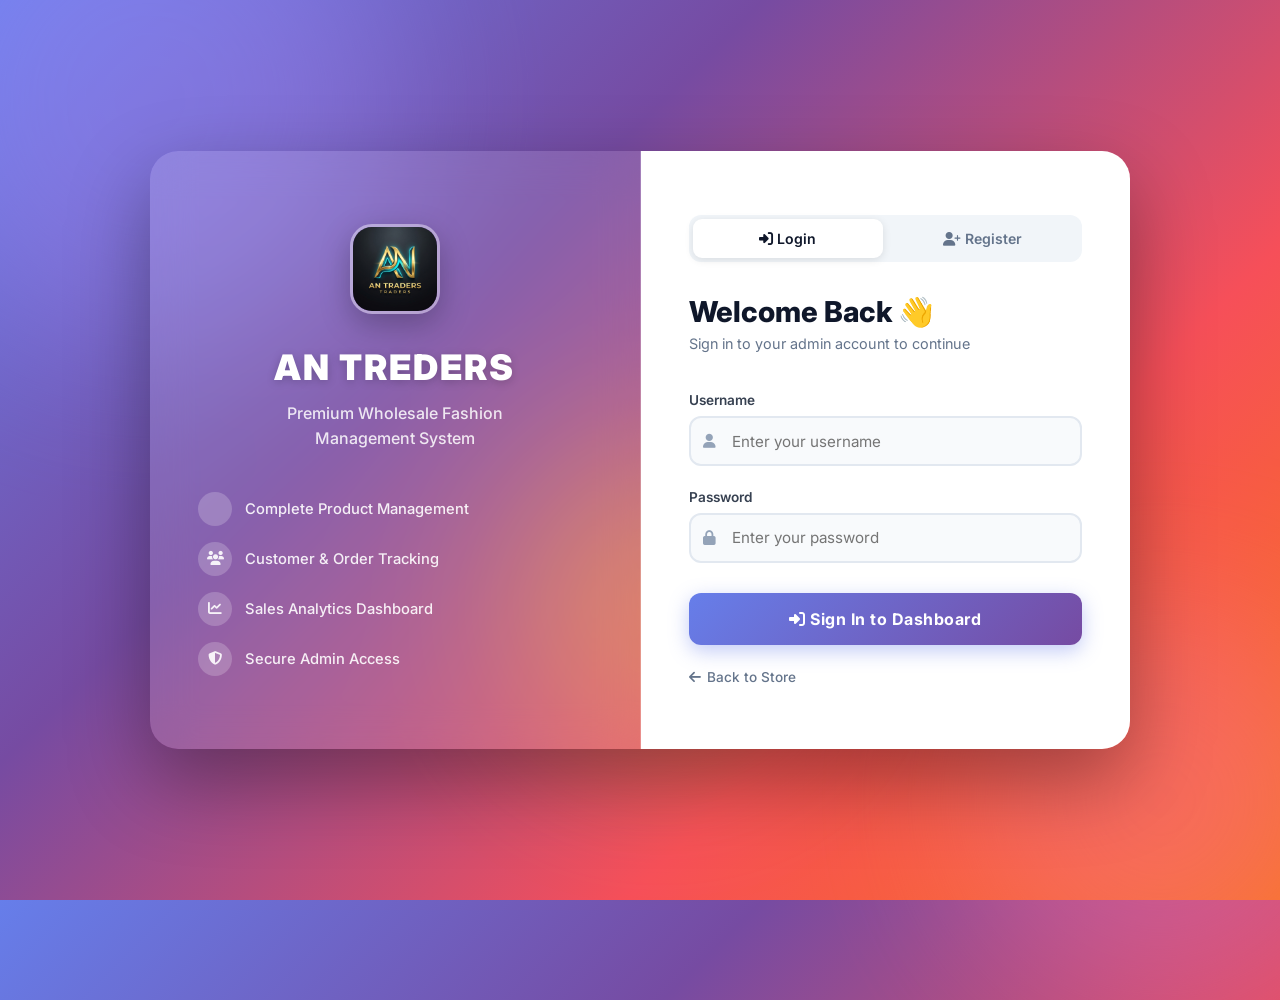
<file: frontend/admin.html>
<!DOCTYPE html>
<html lang="en">
<head>
    <meta charset="UTF-8">
    <meta name="viewport" content="width=device-width, initial-scale=1.0">
    <title>Admin Dashboard | AN Traders</title>
    <link href="https://fonts.googleapis.com/css2?family=Inter:wght@400;500;600;700;800;900&display=swap" rel="stylesheet">
    <link rel="stylesheet" href="https://cdnjs.cloudflare.com/ajax/libs/font-awesome/6.4.0/css/all.min.css">
    <style>
        * { margin: 0; padding: 0; box-sizing: border-box; }
        body {
            font-family: 'Inter', sans-serif;
            background: #f0f2f5;
            color: #1e293b;
            min-height: 100vh;
            display: flex;
        }

        /* ===== SIDEBAR ===== */
        .sidebar {
            width: 260px;
            min-height: 100vh;
            background: linear-gradient(180deg, #1e3a8a 0%, #1e1b4b 100%);
            display: flex;
            flex-direction: column;
            position: fixed;
            top: 0; left: 0;
            z-index: 100;
            box-shadow: 4px 0 20px rgba(0,0,0,0.15);
        }
        .sidebar-header {
            padding: 2rem 1.5rem 1.5rem;
            border-bottom: 1px solid rgba(255,255,255,0.1);
            display: flex;
            align-items: center;
            gap: 12px;
        }
        .sidebar-header img {
            width: 48px; height: 48px;
            border-radius: 12px;
            object-fit: cover;
            border: 2px solid rgba(255,255,255,0.3);
        }
        .sidebar-header .brand h2 {
            font-size: 1.05rem;
            font-weight: 800;
            color: #fff;
            letter-spacing: 1px;
        }
        .sidebar-header .brand span {
            font-size: 0.72rem;
            color: #93c5fd;
            font-weight: 500;
        }

        .sidebar-nav { padding: 1.5rem 1rem; flex: 1; }
        .nav-label {
            font-size: 0.68rem;
            font-weight: 700;
            color: #60a5fa;
            letter-spacing: 1.5px;
            text-transform: uppercase;
            padding: 0 0.8rem;
            margin-bottom: 0.6rem;
            margin-top: 1.5rem;
        }
        .nav-label:first-child { margin-top: 0; }
        .sidebar-nav a {
            display: flex;
            align-items: center;
            gap: 12px;
            padding: 0.85rem 1rem;
            border-radius: 12px;
            text-decoration: none;
            color: rgba(255,255,255,0.7);
            font-size: 0.9rem;
            font-weight: 500;
            transition: all 0.2s ease;
            margin-bottom: 4px;
        }
        .sidebar-nav a i {
            width: 20px;
            text-align: center;
            font-size: 1rem;
        }
        .sidebar-nav a:hover {
            background: rgba(255,255,255,0.1);
            color: white;
        }
        .sidebar-nav a.active {
            background: rgba(255,255,255,0.15);
            color: white;
            font-weight: 600;
        }
        .sidebar-nav a.active i { color: #60a5fa; }
        .sidebar-nav a.danger:hover { background: rgba(239,68,68,0.15); color: #fca5a5; }

        .sidebar-footer {
            padding: 1.2rem 1.5rem;
            border-top: 1px solid rgba(255,255,255,0.1);
        }
        .admin-badge {
            display: flex;
            align-items: center;
            gap: 10px;
        }
        .admin-avatar {
            width: 36px; height: 36px;
            border-radius: 50%;
            background: linear-gradient(135deg, #60a5fa, #a78bfa);
            display: flex; align-items: center; justify-content: center;
            font-size: 0.9rem; color: white; font-weight: 700;
        }
        .admin-info { flex: 1; }
        .admin-info strong { display: block; font-size: 0.85rem; color: white; }
        .admin-info span { font-size: 0.72rem; color: #93c5fd; }

        /* ===== MAIN ===== */
        .main-wrapper {
            margin-left: 260px;
            flex: 1;
            min-height: 100vh;
            display: flex;
            flex-direction: column;
        }

        /* Top header */
        .top-header {
            background: white;
            border-bottom: 1px solid #e2e8f0;
            padding: 1rem 2rem;
            display: flex;
            align-items: center;
            justify-content: space-between;
            position: sticky;
            top: 0;
            z-index: 50;
            box-shadow: 0 1px 4px rgba(0,0,0,0.05);
        }
        .page-title { font-size: 1.3rem; font-weight: 800; color: #0f172a; }
        .header-right { display: flex; align-items: center; gap: 1rem; }
        .header-btn {
            display: flex; align-items: center; gap: 6px;
            padding: 7px 14px;
            border-radius: 8px;
            font-size: 0.82rem;
            font-weight: 600;
            cursor: pointer;
            border: none;
            font-family: inherit;
            text-decoration: none;
            transition: all 0.2s;
        }
        .btn-back { background: #f1f5f9; color: #64748b; }
        .btn-back:hover { background: #e2e8f0; color: #1e293b; }
        .time-badge {
            font-size: 0.8rem;
            color: #64748b;
            font-weight: 500;
        }

        /* ===== CONTENT ===== */
        .content-area { padding: 2rem; flex: 1; }

        /* Section heading */
        .section-title {
            font-size: 1.5rem;
            font-weight: 800;
            color: #0f172a;
            margin-bottom: 1.5rem;
            display: flex;
            align-items: center;
            gap: 0.7rem;
        }
        .section-title i { color: #2563eb; }

        /* ===== STAT CARDS ===== */
        .stat-cards {
            display: grid;
            grid-template-columns: repeat(4, 1fr);
            gap: 1.5rem;
            margin-bottom: 2rem;
        }
        .stat-card {
            background: white;
            border-radius: 16px;
            padding: 1.5rem;
            box-shadow: 0 2px 8px rgba(0,0,0,0.06);
            border: 1px solid #f1f5f9;
            transition: all 0.3s ease;
            position: relative;
            overflow: hidden;
        }
        .stat-card::before {
            content: '';
            position: absolute;
            top: 0; left: 0; right: 0;
            height: 4px;
        }
        .stat-card.blue::before { background: linear-gradient(90deg, #2563eb, #60a5fa); }
        .stat-card.purple::before { background: linear-gradient(90deg, #7c3aed, #a78bfa); }
        .stat-card.orange::before { background: linear-gradient(90deg, #f97316, #fb923c); }
        .stat-card.green::before { background: linear-gradient(90deg, #16a34a, #4ade80); }
        .stat-card:hover { transform: translateY(-4px); box-shadow: 0 8px 24px rgba(0,0,0,0.1); }
        .stat-card-top {
            display: flex;
            align-items: center;
            justify-content: space-between;
            margin-bottom: 1rem;
        }
        .stat-label { font-size: 0.82rem; font-weight: 600; color: #64748b; text-transform: uppercase; letter-spacing: 0.5px; }
        .stat-icon {
            width: 42px; height: 42px;
            border-radius: 12px;
            display: flex; align-items: center; justify-content: center;
            font-size: 1.1rem;
        }
        .stat-card.blue .stat-icon { background: #eff6ff; color: #2563eb; }
        .stat-card.purple .stat-icon { background: #f5f3ff; color: #7c3aed; }
        .stat-card.orange .stat-icon { background: #fff7ed; color: #f97316; }
        .stat-card.green .stat-icon { background: #f0fdf4; color: #16a34a; }
        .stat-number { font-size: 2rem; font-weight: 900; color: #0f172a; line-height: 1; }
        .stat-trend { font-size: 0.75rem; color: #16a34a; font-weight: 600; margin-top: 0.3rem; }

        /* ===== PANEL ===== */
        .panel {
            background: white;
            border-radius: 16px;
            padding: 1.8rem;
            box-shadow: 0 2px 8px rgba(0,0,0,0.06);
            border: 1px solid #f1f5f9;
            margin-bottom: 2rem;
        }
        .panel-header {
            display: flex;
            align-items: center;
            justify-content: space-between;
            margin-bottom: 1.5rem;
            padding-bottom: 1rem;
            border-bottom: 1px solid #f1f5f9;
        }
        .panel-title {
            font-size: 1rem;
            font-weight: 700;
            color: #0f172a;
            display: flex;
            align-items: center;
            gap: 0.6rem;
        }
        .panel-title i { color: #2563eb; }

        /* ===== TABLE ===== */
        .data-table {
            width: 100%;
            border-collapse: collapse;
            font-size: 0.88rem;
        }
        .data-table th {
            text-align: left;
            padding: 0.75rem 1rem;
            background: #f8fafc;
            color: #64748b;
            font-weight: 700;
            font-size: 0.78rem;
            text-transform: uppercase;
            letter-spacing: 0.5px;
            border-bottom: 1px solid #e2e8f0;
        }
        .data-table th:first-child { border-radius: 8px 0 0 8px; }
        .data-table th:last-child { border-radius: 0 8px 8px 0; }
        .data-table td {
            padding: 0.9rem 1rem;
            color: #334155;
            border-bottom: 1px solid #f1f5f9;
            font-weight: 500;
        }
        .data-table tr:last-child td { border-bottom: none; }
        .data-table tr:hover td { background: #f8fafc; }
        .status-badge {
            display: inline-flex;
            align-items: center;
            gap: 4px;
            padding: 3px 10px;
            border-radius: 20px;
            font-size: 0.75rem;
            font-weight: 700;
        }
        .status-pending { background: #fff7ed; color: #c2410c; }
        .status-delivered { background: #f0fdf4; color: #15803d; }
        .status-cancelled { background: #fef2f2; color: #b91c1c; }

        /* ===== FORM ===== */
        .form-grid {
            display: grid;
            grid-template-columns: repeat(auto-fit, minmax(220px, 1fr));
            gap: 1.2rem;
        }
        .form-group { display: flex; flex-direction: column; gap: 0.4rem; }
        .form-group.full { grid-column: 1 / -1; }
        .form-group label {
            font-size: 0.82rem;
            font-weight: 700;
            color: #374151;
            letter-spacing: 0.3px;
        }
        .form-input {
            width: 100%;
            padding: 0.75rem 1rem;
            border: 1.5px solid #e2e8f0;
            border-radius: 10px;
            background: #f8fafc;
            color: #0f172a;
            font-size: 0.9rem;
            font-family: inherit;
            outline: none;
            transition: all 0.2s ease;
            margin-top: 0;
        }
        .form-input:focus { border-color: #2563eb; background: white; box-shadow: 0 0 0 3px rgba(37,99,235,0.08); }
        .form-input::placeholder { color: #94a3b8; }
        textarea.form-input { resize: vertical; min-height: 80px; }
        select.form-input { cursor: pointer; }

        .img-row {
            display: grid;
            grid-template-columns: 1fr auto 1fr auto;
            gap: 0.8rem;
            align-items: center;
            padding: 0.8rem;
            background: #f8fafc;
            border-radius: 10px;
            border: 1px solid #e2e8f0;
        }
        .img-row .or-divider {
            font-size: 0.75rem;
            font-weight: 700;
            color: #94a3b8;
            background: white;
            border: 1px solid #e2e8f0;
            border-radius: 50%;
            width: 28px; height: 28px;
            display: flex; align-items: center; justify-content: center;
        }

        /* Buttons */
        .btn-primary {
            background: linear-gradient(135deg, #2563eb, #1d4ed8);
            color: white;
            border: none;
            border-radius: 10px;
            padding: 0.8rem 1.8rem;
            font-size: 0.9rem;
            font-weight: 700;
            cursor: pointer;
            font-family: inherit;
            transition: all 0.2s ease;
            box-shadow: 0 4px 12px rgba(37,99,235,0.3);
            display: inline-flex;
            align-items: center;
            gap: 0.5rem;
        }
        .btn-primary:hover { transform: translateY(-1px); box-shadow: 0 6px 16px rgba(37,99,235,0.4); }
        .btn-secondary {
            background: #f1f5f9;
            color: #64748b;
            border: 1.5px solid #e2e8f0;
            border-radius: 10px;
            padding: 0.8rem 1.8rem;
            font-size: 0.9rem;
            font-weight: 600;
            cursor: pointer;
            font-family: inherit;
            transition: all 0.2s ease;
            display: inline-flex;
            align-items: center;
            gap: 0.5rem;
        }
        .btn-secondary:hover { background: #e2e8f0; color: #1e293b; }
        .btn-danger {
            background: #fef2f2;
            color: #dc2626;
            border: 1.5px solid #fecaca;
            border-radius: 8px;
            padding: 5px 10px;
            font-size: 0.8rem;
            font-weight: 600;
            cursor: pointer;
            font-family: inherit;
            transition: all 0.2s;
        }
        .btn-danger:hover { background: #fee2e2; }
        .btn-edit {
            background: #eff6ff;
            color: #2563eb;
            border: 1.5px solid #bfdbfe;
            border-radius: 8px;
            padding: 5px 10px;
            font-size: 0.8rem;
            font-weight: 600;
            cursor: pointer;
            font-family: inherit;
            transition: all 0.2s;
        }
        .btn-edit:hover { background: #dbeafe; }

        /* Product image thumb in table */
        .product-thumb {
            width: 42px; height: 42px;
            border-radius: 8px;
            background-size: cover;
            background-position: center;
            background-color: #f1f5f9;
            border: 1px solid #e2e8f0;
        }
        .product-name-cell { display: flex; align-items: center; gap: 0.8rem; }

        /* Social icons in settings */
        .social-input-row {
            display: grid;
            grid-template-columns: 36px 1fr;
            align-items: center;
            gap: 0.8rem;
        }
        .social-icon-box {
            width: 36px; height: 36px;
            border-radius: 8px;
            display: flex; align-items: center; justify-content: center;
            font-size: 1rem; color: white;
        }

        /* Section display */
        .admin-section { display: none; }
        .admin-section.active { display: block; }

        /* Empty state */
        .empty-state {
            text-align: center;
            padding: 3rem;
            color: #94a3b8;
        }
        .empty-state i { font-size: 3rem; margin-bottom: 1rem; display: block; }
        .empty-state p { font-size: 0.95rem; }

        @media(max-width: 900px) {
            .sidebar { width: 70px; }
            .sidebar-header .brand, .nav-label, .sidebar-nav a span, .sidebar-footer .admin-info { display: none; }
            .sidebar-nav a { justify-content: center; padding: 0.9rem; }
            .main-wrapper { margin-left: 70px; }
            .stat-cards { grid-template-columns: repeat(2, 1fr); }
        }
    </style>
</head>
<body>

    <!-- SIDEBAR -->
    <aside class="sidebar">
        <div class="sidebar-header">
            <img src="logo.jpg" alt="Logo">
            <div class="brand">
                <h2>AN TREDERS</h2>
                <span>Admin Panel</span>
            </div>
        </div>

        <nav class="sidebar-nav">
            <div class="nav-label">Main Menu</div>
            <a href="#" class="active" id="nav-dashboard" onclick="showSection('dashboard', this)">
                <i class="fa-solid fa-chart-pie"></i>
                <span>Dashboard</span>
            </a>
            <a href="#" id="nav-products" onclick="showSection('products', this)">
                <i class="fa-solid fa-box-open"></i>
                <span>Products</span>
            </a>
            <a href="#" id="nav-customers" onclick="showSection('customers', this)">
                <i class="fa-solid fa-users"></i>
                <span>Customers</span>
            </a>
            <a href="#" id="nav-orders" onclick="showSection('orders', this)">
                <i class="fa-solid fa-receipt"></i>
                <span>Orders</span>
            </a>

            <div class="nav-label">System</div>
            <a href="#" id="nav-settings" onclick="showSection('settings', this)">
                <i class="fa-solid fa-sliders"></i>
                <span>Settings</span>
            </a>
            <a href="/" class="btn-back-site">
                <i class="fa-solid fa-arrow-up-right-from-square"></i>
                <span>View Store</span>
            </a>
            <a href="#" class="danger" onclick="logout()">
                <i class="fa-solid fa-right-from-bracket"></i>
                <span>Logout</span>
            </a>
        </nav>

        <div class="sidebar-footer">
            <div class="admin-badge">
                <div class="admin-avatar">A</div>
                <div class="admin-info">
                    <strong>Administrator</strong>
                    <span>Super Admin</span>
                </div>
            </div>
        </div>
    </aside>

    <!-- MAIN WRAPPER -->
    <div class="main-wrapper">
        <!-- Top Header -->
        <header class="top-header">
            <div class="page-title" id="header-title">
                <i class="fa-solid fa-chart-pie" style="color:#2563eb; margin-right:8px;"></i>
                Dashboard Overview
            </div>
            <div class="header-right">
                <span class="time-badge" id="live-time"></span>
                <a href="/" class="header-btn btn-back">
                    <i class="fa-solid fa-store"></i> View Store
                </a>
            </div>
        </header>

        <!-- CONTENT -->
        <div class="content-area">

            <!-- ====== DASHBOARD ====== -->
            <div id="dashboard-section" class="admin-section active">
                <div class="stat-cards">
                    <div class="stat-card blue">
                        <div class="stat-card-top">
                            <span class="stat-label">Total Products</span>
                            <div class="stat-icon"><i class="fa-solid fa-box-open"></i></div>
                        </div>
                        <div class="stat-number" id="total-products">0</div>
                        <div class="stat-trend"><i class="fa-solid fa-arrow-up"></i> Active listings</div>
                    </div>
                    <div class="stat-card purple">
                        <div class="stat-card-top">
                            <span class="stat-label">Total Customers</span>
                            <div class="stat-icon"><i class="fa-solid fa-users"></i></div>
                        </div>
                        <div class="stat-number" id="total-customers">0</div>
                        <div class="stat-trend"><i class="fa-solid fa-user-plus"></i> Registered users</div>
                    </div>
                    <div class="stat-card orange">
                        <div class="stat-card-top">
                            <span class="stat-label">Pending Orders</span>
                            <div class="stat-icon"><i class="fa-solid fa-clock"></i></div>
                        </div>
                        <div class="stat-number" id="pending-orders">0</div>
                        <div class="stat-trend"><i class="fa-solid fa-spinner"></i> Awaiting action</div>
                    </div>
                    <div class="stat-card green">
                        <div class="stat-card-top">
                            <span class="stat-label">Total Revenue</span>
                            <div class="stat-icon"><i class="fa-solid fa-indian-rupee-sign"></i></div>
                        </div>
                        <div class="stat-number" id="total-revenue">₹0</div>
                        <div class="stat-trend"><i class="fa-solid fa-chart-line"></i> All time</div>
                    </div>
                </div>

                <div class="panel">
                    <div class="panel-header">
                        <div class="panel-title"><i class="fa-solid fa-receipt"></i> Recent Orders</div>
                    </div>
                    <table class="data-table">
                        <thead>
                            <tr>
                                <th>#ID</th>
                                <th>Customer</th>
                                <th>Amount</th>
                                <th>Status</th>
                                <th>Date</th>
                            </tr>
                        </thead>
                        <tbody id="orders-table-body">
                            <tr><td colspan="5"><div class="empty-state"><i class="fa-solid fa-receipt"></i><p>No orders yet</p></div></td></tr>
                        </tbody>
                    </table>
                </div>
            </div>

            <!-- ====== PRODUCTS ====== -->
            <div id="products-section" class="admin-section">
                <!-- Add/Edit Form -->
                <div class="panel">
                    <div class="panel-header">
                        <div class="panel-title"><i class="fa-solid fa-plus-circle"></i> <span id="form-title">Add New Product</span></div>
                    </div>
                    <form id="add-product-form">
                        <input type="hidden" id="product-id">
                        <div class="form-grid">
                            <div class="form-group">
                                <label>Product Name *</label>
                                <input type="text" id="product-name" class="form-input" placeholder="e.g. Jaipuri Kurti Set" required>
                            </div>
                            <div class="form-group">
                                <label>Category *</label>
                                <select id="product-category" class="form-input">
                                    <option value="Kurti">🥻 Kurti (Ladies)</option>
                                    <option value="Saree">👘 Saree (Ladies)</option>
                                    <option value="Lehenga">👗 Lehenga (Ladies)</option>
                                    <option value="Pant">👖 Pant (Ladies)</option>
                                    <option value="Shirt">👔 Shirt (Ladies)</option>
                                    <option value="Lower">🩳 Lower (Men/Kids)</option>
                                    <option value="T-Shirt">👕 T-Shirt (Men/Kids)</option>
                                    <option value="Other">📦 Other</option>
                                </select>
                            </div>
                            <div class="form-group">
                                <label>Base Price (₹) *</label>
                                <input type="number" id="product-price" class="form-input" placeholder="0.00" step="0.01" required>
                            </div>
                            <div class="form-group">
                                <label>Discount (₹)</label>
                                <input type="number" id="product-discount" class="form-input" placeholder="0.00" step="0.01" value="0">
                            </div>
                            <div class="form-group">
                                <label>Stock Quantity</label>
                                <input type="number" id="product-stock" class="form-input" placeholder="0" value="0">
                            </div>
                            <div class="form-group">
                                <label>Available Sizes</label>
                                <input type="text" id="product-sizes" class="form-input" placeholder="S, M, L, XL, XXL">
                            </div>
                            <div class="form-group">
                                <label>Available Colors</label>
                                <input type="text" id="product-colors" class="form-input" placeholder="Red, Blue, Green, Yellow">
                            </div>
                            <div class="form-group" style="display: flex; align-items: center; padding-top: 1.5rem;">
                                <label style="display: flex; align-items: center; gap: 8px; cursor: pointer;">
                                    <input type="checkbox" id="product-trending" style="width: 18px; height: 18px;">
                                    <span style="font-weight: 600; color: #f97316;"><i class="fa-solid fa-fire"></i> Mark as Trending / Premium</span>
                                </label>
                            </div>
                            <div class="form-group full">
                                <label>Description</label>
                                <textarea id="product-description" class="form-input" rows="2" placeholder="Describe this product..."></textarea>
                            </div>

                            <!-- Image Section -->
                            <div class="form-group full">
                                <label style="margin-bottom:0.8rem; display:block; font-size:0.9rem;">
                                    <i class="fa-solid fa-images" style="color:#2563eb;"></i>
                                    Product Images (Up to 4) — URL or Upload + Color Tag
                                </label>
                                <div style="display:flex; flex-direction:column; gap:0.8rem;">
                                    <div class="img-row">
                                        <input type="text" id="img-url-1" class="form-input" placeholder="Image 1 URL">
                                        <div class="or-divider">OR</div>
                                        <input type="file" id="img-file-1" accept="image/*" class="form-input" style="padding:0.5rem;">
                                        <input type="text" id="img-color-1" class="form-input" placeholder="Color (e.g. Red)" style="max-width:160px;">
                                    </div>
                                    <div class="img-row">
                                        <input type="text" id="img-url-2" class="form-input" placeholder="Image 2 URL">
                                        <div class="or-divider">OR</div>
                                        <input type="file" id="img-file-2" accept="image/*" class="form-input" style="padding:0.5rem;">
                                        <input type="text" id="img-color-2" class="form-input" placeholder="Color (e.g. Blue)" style="max-width:160px;">
                                    </div>
                                    <div class="img-row">
                                        <input type="text" id="img-url-3" class="form-input" placeholder="Image 3 URL">
                                        <div class="or-divider">OR</div>
                                        <input type="file" id="img-file-3" accept="image/*" class="form-input" style="padding:0.5rem;">
                                        <input type="text" id="img-color-3" class="form-input" placeholder="Color" style="max-width:160px;">
                                    </div>
                                    <div class="img-row">
                                        <input type="text" id="img-url-4" class="form-input" placeholder="Image 4 URL">
                                        <div class="or-divider">OR</div>
                                        <input type="file" id="img-file-4" accept="image/*" class="form-input" style="padding:0.5rem;">
                                        <input type="text" id="img-color-4" class="form-input" placeholder="Color" style="max-width:160px;">
                                    </div>
                                </div>
                            </div>
                        </div>

                        <div style="display:flex; gap:1rem; margin-top:1.5rem; padding-top:1.2rem; border-top:1px solid #f1f5f9;">
                            <button type="submit" class="btn-primary" id="submit-btn">
                                <i class="fa-solid fa-floppy-disk"></i> Save Product
                            </button>
                            <button type="button" class="btn-secondary" id="cancel-btn" style="display:none;" onclick="resetForm()">
                                <i class="fa-solid fa-xmark"></i> Cancel Edit
                            </button>
                        </div>
                    </form>
                </div>

                <!-- Products Table -->
                <div class="panel">
                    <div class="panel-header">
                        <div class="panel-title"><i class="fa-solid fa-list"></i> All Products</div>
                        <span id="product-count" style="font-size:0.82rem; color:#64748b; font-weight:600; background:#f1f5f9; padding:4px 12px; border-radius:20px;">0 items</span>
                    </div>
                    <table class="data-table">
                        <thead>
                            <tr>
                                <th>Product</th>
                                <th>Category</th>
                                <th>Price</th>
                                <th>Discount</th>
                                <th>Stock</th>
                                <th>Actions</th>
                            </tr>
                        </thead>
                        <tbody id="products-table-body">
                            <tr><td colspan="6"><div class="empty-state"><i class="fa-solid fa-box-open"></i><p>No products added yet</p></div></td></tr>
                        </tbody>
                    </table>
                </div>
            </div>

            <!-- ====== CUSTOMERS ====== -->
            <div id="customers-section" class="admin-section">
                <div class="panel">
                    <div class="panel-header">
                        <div class="panel-title"><i class="fa-solid fa-users"></i> Registered Customers</div>
                        <span id="customer-count" style="font-size:0.82rem; color:#64748b; font-weight:600; background:#f1f5f9; padding:4px 12px; border-radius:20px;">0 customers</span>
                    </div>
                    <table class="data-table">
                        <thead>
                            <tr>
                                <th>#</th>
                                <th>Name</th>
                                <th>Email</th>
                                <th>Phone</th>
                                <th>Registered</th>
                            </tr>
                        </thead>
                        <tbody id="customers-table-body">
                            <tr><td colspan="5"><div class="empty-state"><i class="fa-solid fa-users"></i><p>No customers registered yet</p></div></td></tr>
                        </tbody>
                    </table>
                </div>
            </div>

            <!-- ====== ORDERS ====== -->
            <div id="orders-section" class="admin-section">
                <div class="panel">
                    <div class="panel-header">
                        <div class="panel-title"><i class="fa-solid fa-receipt"></i> All Orders</div>
                    </div>
                    <table class="data-table">
                        <thead>
                            <tr>
                                <th>#ID</th>
                                <th>Customer</th>
                                <th>Amount</th>
                                <th>Status</th>
                                <th>Date</th>
                            </tr>
                        </thead>
                        <tbody id="all-orders-table-body">
                            <tr><td colspan="5"><div class="empty-state"><i class="fa-solid fa-receipt"></i><p>No orders yet</p></div></td></tr>
                        </tbody>
                    </table>
                </div>
            </div>

            <!-- ====== SETTINGS ====== -->
            <div id="settings-section" class="admin-section">
                <div class="panel" style="max-width:700px;">
                    <div class="panel-header">
                        <div class="panel-title"><i class="fa-solid fa-sliders"></i> Business Settings</div>
                    </div>
                    <form id="settings-form">
                        <div class="form-grid">
                            <div class="form-group">
                                <label>Business Name *</label>
                                <input type="text" id="set-name" class="form-input" required>
                            </div>
                            <div class="form-group">
                                <label>CEO Name</label>
                                <input type="text" id="set-ceo" class="form-input" placeholder="Optional">
                            </div>
                            <div class="form-group">
                                <label>Partner Name</label>
                                <input type="text" id="set-partner" class="form-input" placeholder="Optional">
                            </div>
                            <div class="form-group">
                                <label>Phone / WhatsApp *</label>
                                <input type="text" id="set-phone" class="form-input" placeholder="+91XXXXXXXXXX" required>
                            </div>
                            <div class="form-group">
                                <label>Email Address *</label>
                                <input type="email" id="set-email" class="form-input" required>
                            </div>
                            <div class="form-group full">
                                <label>Physical Address *</label>
                                <textarea id="set-address" class="form-input" rows="2" required></textarea>
                            </div>
                            <div class="form-group full">
                                <label>Google Maps Embed URL (src only)</label>
                                <input type="text" id="set-map" class="form-input" placeholder="https://maps.google.com/...">
                            </div>

                            <div class="form-group full">
                                <label style="font-size:0.92rem; font-weight:800; color:#0f172a; margin-bottom:1rem; display:block; border-top:1px solid #f1f5f9; padding-top:1rem;">
                                    <i class="fa-solid fa-share-nodes" style="color:#2563eb;"></i> Social Media Links
                                </label>
                                <div style="display:flex; flex-direction:column; gap:0.8rem;">
                                    <div class="social-input-row">
                                        <div class="social-icon-box" style="background:#1877f2;"><i class="fa-brands fa-facebook"></i></div>
                                        <input type="url" id="set-facebook" class="form-input" placeholder="https://facebook.com/yourpage">
                                    </div>
                                    <div class="social-input-row">
                                        <div class="social-icon-box" style="background:linear-gradient(45deg,#f09433,#e6683c,#dc2743,#cc2366,#bc1888);"><i class="fa-brands fa-instagram"></i></div>
                                        <input type="url" id="set-instagram" class="form-input" placeholder="https://instagram.com/yourprofile">
                                    </div>
                                    <div class="social-input-row">
                                        <div class="social-icon-box" style="background:#ff0000;"><i class="fa-brands fa-youtube"></i></div>
                                        <input type="url" id="set-youtube" class="form-input" placeholder="https://youtube.com/@yourchannel">
                                    </div>
                                    <div class="social-input-row">
                                        <div class="social-icon-box" style="background:#1da1f2;"><i class="fa-brands fa-twitter"></i></div>
                                        <input type="url" id="set-twitter" class="form-input" placeholder="https://twitter.com/yourprofile">
                                    </div>
                                </div>
                            </div>
                        </div>

                        <div style="margin-top:1.5rem; padding-top:1.2rem; border-top:1px solid #f1f5f9;">
                            <button type="submit" class="btn-primary">
                                <i class="fa-solid fa-floppy-disk"></i> Save Settings
                            </button>
                        </div>
                    </form>
                </div>
            </div>

        </div><!-- /content-area -->
    </div><!-- /main-wrapper -->

    <script src="admin.js"></script>
</body>
</html>
</file>
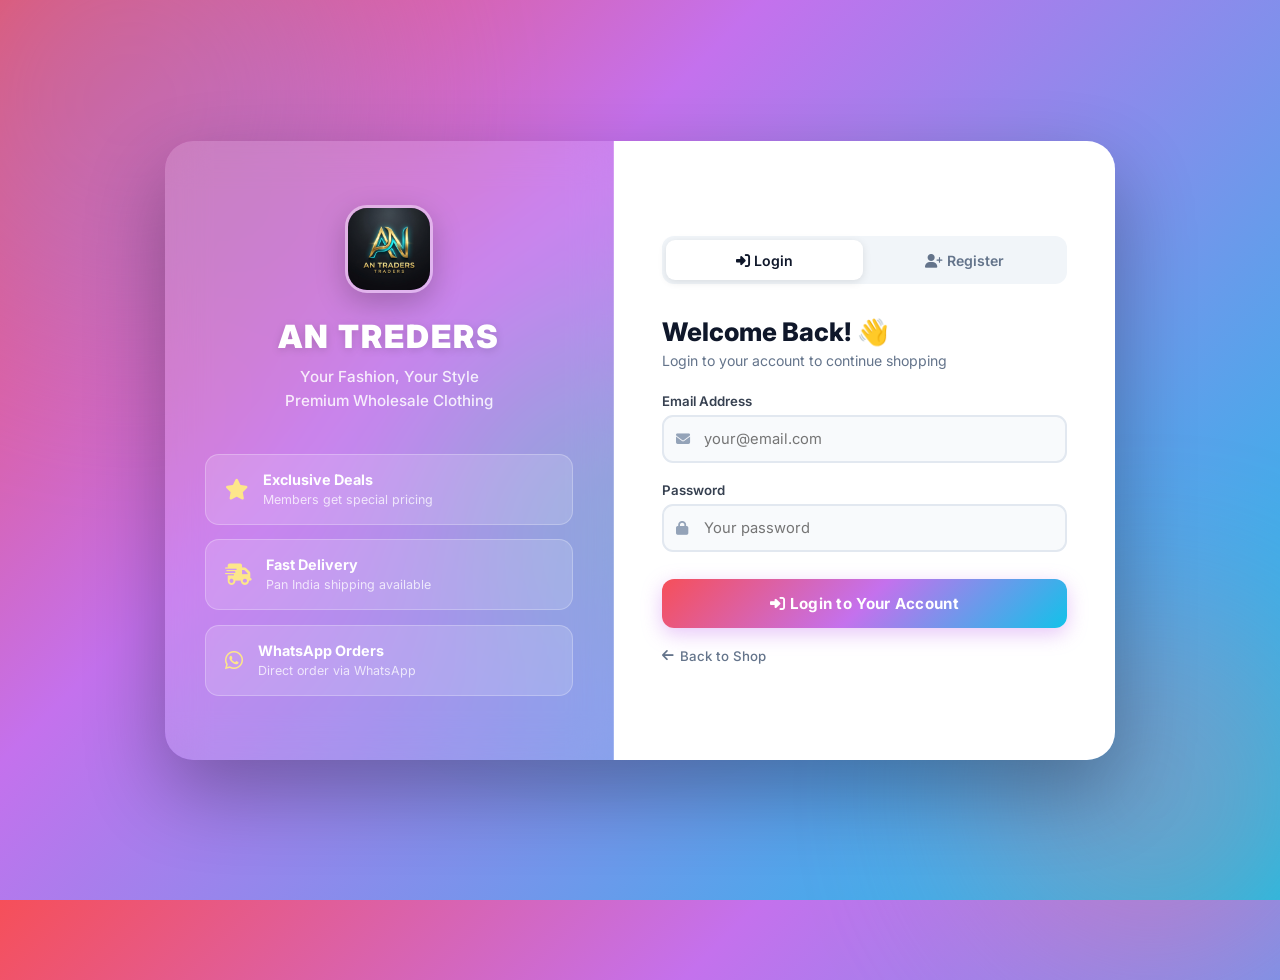
<file: frontend/customer_login.html>
<!DOCTYPE html>
<html lang="en">
<head>
    <meta charset="UTF-8">
    <meta name="viewport" content="width=device-width, initial-scale=1.0">
    <title>Customer Login | AN Traders</title>
    <link href="https://fonts.googleapis.com/css2?family=Inter:wght@400;500;600;700;800;900&display=swap" rel="stylesheet">
    <link rel="stylesheet" href="https://cdnjs.cloudflare.com/ajax/libs/font-awesome/6.4.0/css/all.min.css">
    <style>
        * { margin: 0; padding: 0; box-sizing: border-box; }

        body {
            font-family: 'Inter', sans-serif;
            min-height: 100vh;
            display: flex;
            align-items: center;
            justify-content: center;
            background: linear-gradient(135deg, #f64f59 0%, #c471ed 35%, #12c2e9 100%);
            position: relative;
            overflow: hidden;
        }

        .orb {
            position: absolute;
            border-radius: 50%;
            filter: blur(90px);
            opacity: 0.3;
            animation: floatOrb 9s ease-in-out infinite alternate;
        }
        .orb-1 { width: 500px; height: 500px; background: #818cf8; top: -150px; left: -120px; }
        .orb-2 { width: 380px; height: 380px; background: #fb7185; bottom: -80px; right: -60px; animation-delay: 2s; }
        .orb-3 { width: 280px; height: 280px; background: #34d399; top: 40%; left: 35%; animation-delay: 4s; }
        @keyframes floatOrb {
            0%   { transform: translate(0, 0) scale(1); }
            100% { transform: translate(25px, -25px) scale(1.08); }
        }

        .page-wrapper {
            display: flex;
            width: 100%;
            max-width: 950px;
            border-radius: 28px;
            overflow: hidden;
            box-shadow: 0 32px 80px rgba(0,0,0,0.3);
            position: relative;
            z-index: 1;
            margin: 1.5rem;
        }

        /* Left side */
        .left-panel {
            flex: 1;
            background: rgba(255,255,255,0.13);
            backdrop-filter: blur(20px);
            padding: 4rem 2.5rem;
            display: flex;
            flex-direction: column;
            justify-content: center;
            align-items: center;
            text-align: center;
            border-right: 1px solid rgba(255,255,255,0.2);
        }
        .left-panel .brand-logo {
            width: 88px; height: 88px;
            border-radius: 22px;
            overflow: hidden;
            box-shadow: 0 10px 30px rgba(0,0,0,0.22);
            margin-bottom: 1.5rem;
            border: 3px solid rgba(255,255,255,0.4);
        }
        .left-panel .brand-logo img { width: 100%; height: 100%; object-fit: cover; }
        .left-panel h1 {
            font-size: 2rem;
            font-weight: 900;
            color: white;
            letter-spacing: 2px;
            margin-bottom: 0.6rem;
            text-shadow: 0 2px 8px rgba(0,0,0,0.15);
        }
        .left-panel .tagline {
            color: rgba(255,255,255,0.85);
            font-size: 0.95rem;
            font-weight: 500;
            margin-bottom: 2.5rem;
            line-height: 1.6;
        }
        .promo-cards { display: flex; flex-direction: column; gap: 0.9rem; width: 100%; }
        .promo-card {
            background: rgba(255,255,255,0.15);
            border: 1px solid rgba(255,255,255,0.25);
            border-radius: 14px;
            padding: 1rem 1.2rem;
            display: flex;
            align-items: center;
            gap: 0.9rem;
            text-align: left;
        }
        .promo-card i { font-size: 1.3rem; color: #fde68a; flex-shrink: 0; }
        .promo-card strong { display: block; color: white; font-size: 0.9rem; font-weight: 700; }
        .promo-card span { color: rgba(255,255,255,0.75); font-size: 0.78rem; }

        /* Right form */
        .right-panel {
            flex: 1.1;
            background: white;
            padding: 3.5rem 3rem;
            display: flex;
            flex-direction: column;
            justify-content: center;
        }

        /* Tabs */
        .auth-tabs {
            display: flex;
            background: #f1f5f9;
            border-radius: 12px;
            padding: 4px;
            margin-bottom: 2rem;
            gap: 4px;
        }
        .tab-btn {
            flex: 1;
            padding: 0.7rem;
            border: none;
            border-radius: 9px;
            font-size: 0.88rem;
            font-weight: 600;
            font-family: inherit;
            cursor: pointer;
            transition: all 0.25s ease;
            color: #64748b;
            background: transparent;
        }
        .tab-btn.active {
            background: white;
            color: #0f172a;
            box-shadow: 0 2px 8px rgba(0,0,0,0.1);
        }

        .auth-form { display: none; }
        .auth-form.active { display: block; }

        .form-header { margin-bottom: 1.5rem; }
        .form-header h2 { font-size: 1.6rem; font-weight: 800; color: #0f172a; margin-bottom: 0.3rem; }
        .form-header p { font-size: 0.88rem; color: #64748b; }

        .input-group { margin-bottom: 1.2rem; }
        .input-group label {
            display: block;
            font-size: 0.83rem;
            font-weight: 600;
            color: #374151;
            margin-bottom: 0.4rem;
        }
        .input-wrap { position: relative; display: flex; align-items: center; }
        .input-wrap i { position: absolute; left: 14px; color: #94a3b8; font-size: 0.88rem; }
        .input-group input {
            width: 100%;
            padding: 0.8rem 1rem 0.8rem 2.5rem;
            border: 2px solid #e2e8f0;
            border-radius: 11px;
            background: #f8fafc;
            color: #0f172a;
            font-size: 0.92rem;
            font-family: inherit;
            outline: none;
            transition: all 0.2s ease;
        }
        .input-group input:focus {
            border-color: #c471ed;
            background: white;
            box-shadow: 0 0 0 4px rgba(196,113,237,0.1);
        }

        .btn-submit {
            width: 100%;
            padding: 0.95rem;
            background: linear-gradient(135deg, #f64f59 0%, #c471ed 50%, #12c2e9 100%);
            color: white;
            border: none;
            border-radius: 12px;
            font-size: 0.95rem;
            font-weight: 700;
            font-family: inherit;
            cursor: pointer;
            margin-top: 0.5rem;
            transition: all 0.3s ease;
            box-shadow: 0 6px 20px rgba(196,113,237,0.4);
            letter-spacing: 0.3px;
        }
        .btn-submit:hover { transform: translateY(-2px); box-shadow: 0 10px 28px rgba(196,113,237,0.55); }

        .error-msg {
            background: #fef2f2;
            border: 1px solid #fecaca;
            color: #dc2626;
            padding: 0.7rem 1rem;
            border-radius: 10px;
            font-size: 0.83rem;
            font-weight: 500;
            margin-top: 0.8rem;
            display: none;
            align-items: center;
            gap: 0.5rem;
        }
        .success-msg {
            background: #f0fdf4;
            border: 1px solid #bbf7d0;
            color: #16a34a;
            padding: 0.7rem 1rem;
            border-radius: 10px;
            font-size: 0.83rem;
            font-weight: 500;
            margin-top: 0.8rem;
            display: none;
        }

        .back-link {
            display: inline-flex;
            align-items: center;
            gap: 0.4rem;
            color: #64748b;
            text-decoration: none;
            font-size: 0.83rem;
            font-weight: 500;
            margin-top: 1.2rem;
            transition: color 0.2s;
        }
        .back-link:hover { color: #c471ed; }

        @media(max-width: 680px) {
            .left-panel { display: none; }
            .right-panel { padding: 2.5rem 1.8rem; }
        }
    </style>
</head>
<body>
    <div class="orb orb-1"></div>
    <div class="orb orb-2"></div>
    <div class="orb orb-3"></div>

    <div class="page-wrapper">
        <!-- Left Panel -->
        <div class="left-panel">
            <div class="brand-logo">
                <img src="logo.jpg" alt="AN Traders Logo">
            </div>
            <h1>AN TREDERS</h1>
            <p class="tagline">Your Fashion, Your Style<br>Premium Wholesale Clothing</p>
            <div class="promo-cards">
                <div class="promo-card">
                    <i class="fa-solid fa-star"></i>
                    <div>
                        <strong>Exclusive Deals</strong>
                        <span>Members get special pricing</span>
                    </div>
                </div>
                <div class="promo-card">
                    <i class="fa-solid fa-truck-fast"></i>
                    <div>
                        <strong>Fast Delivery</strong>
                        <span>Pan India shipping available</span>
                    </div>
                </div>
                <div class="promo-card">
                    <i class="fa-brands fa-whatsapp"></i>
                    <div>
                        <strong>WhatsApp Orders</strong>
                        <span>Direct order via WhatsApp</span>
                    </div>
                </div>
            </div>
        </div>

        <!-- Right Form Panel -->
        <div class="right-panel">
            <div class="auth-tabs">
                <button class="tab-btn active" id="tab-login" onclick="switchTab('login')">
                    <i class="fa-solid fa-right-to-bracket"></i> Login
                </button>
                <button class="tab-btn" id="tab-register" onclick="switchTab('register')">
                    <i class="fa-solid fa-user-plus"></i> Register
                </button>
            </div>

            <!-- Login Form -->
            <div class="auth-form active" id="form-login">
                <div class="form-header">
                    <h2>Welcome Back! 👋</h2>
                    <p>Login to your account to continue shopping</p>
                </div>
                <form id="customer-login-form">
                    <div class="input-group">
                        <label>Email Address</label>
                        <div class="input-wrap">
                            <i class="fa-solid fa-envelope"></i>
                            <input type="email" id="login-email" placeholder="your@email.com" required>
                        </div>
                    </div>
                    <div class="input-group">
                        <label>Password</label>
                        <div class="input-wrap">
                            <i class="fa-solid fa-lock"></i>
                            <input type="password" id="login-password" placeholder="Your password" required>
                        </div>
                    </div>
                    <button type="submit" class="btn-submit">
                        <i class="fa-solid fa-right-to-bracket"></i> Login to Your Account
                    </button>
                </form>
                <div id="login-error" class="error-msg">
                    <i class="fa-solid fa-circle-exclamation"></i> Invalid email or password.
                </div>
            </div>

            <!-- Register Form -->
            <div class="auth-form" id="form-register">
                <div class="form-header">
                    <h2>Create Account 🎉</h2>
                    <p>Join us for exclusive deals and offers</p>
                </div>
                <form id="customer-register-form">
                    <div class="input-group">
                        <label>Full Name</label>
                        <div class="input-wrap">
                            <i class="fa-solid fa-user"></i>
                            <input type="text" id="reg-name" placeholder="Your full name" required>
                        </div>
                    </div>
                    <div class="input-group">
                        <label>Email Address</label>
                        <div class="input-wrap">
                            <i class="fa-solid fa-envelope"></i>
                            <input type="email" id="reg-email" placeholder="your@email.com" required>
                        </div>
                    </div>
                    <div class="input-group">
                        <label>Phone (Optional)</label>
                        <div class="input-wrap">
                            <i class="fa-solid fa-phone"></i>
                            <input type="text" id="reg-phone" placeholder="+91 XXXXXXXXXX">
                        </div>
                    </div>
                    <div class="input-group">
                        <label>Password</label>
                        <div class="input-wrap">
                            <i class="fa-solid fa-lock"></i>
                            <input type="password" id="reg-password" placeholder="Create a password" required>
                        </div>
                    </div>
                    <button type="submit" class="btn-submit">
                        <i class="fa-solid fa-user-plus"></i> Create My Account
                    </button>
                </form>
                <div id="reg-error" class="error-msg">
                    <i class="fa-solid fa-circle-exclamation"></i> <span id="reg-error-text">Registration failed.</span>
                </div>
                <div id="reg-success" class="success-msg">
                    ✅ Account created! Switching to login...
                </div>
            </div>

            <a href="/" class="back-link">
                <i class="fa-solid fa-arrow-left"></i> Back to Shop
            </a>
        </div>
    </div>

    <script>
        const API_URL = 'https://antraders-live.onrender.com/api';

        function switchTab(tab) {
            document.querySelectorAll('.tab-btn').forEach(b => b.classList.remove('active'));
            document.querySelectorAll('.auth-form').forEach(f => f.classList.remove('active'));
            document.getElementById('tab-' + tab).classList.add('active');
            document.getElementById('form-' + tab).classList.add('active');
        }

        document.getElementById('customer-login-form').addEventListener('submit', async (e) => {
            e.preventDefault();
            const errEl = document.getElementById('login-error');
            errEl.style.display = 'none';
            const res = await fetch(`${API_URL}/customers/login`, {
                method: 'POST',
                headers: { 'Content-Type': 'application/x-www-form-urlencoded' },
                body: new URLSearchParams({
                    'username': document.getElementById('login-email').value,
                    'password': document.getElementById('login-password').value
                })
            });
            if (res.ok) {
                const data = await res.json();
                localStorage.setItem('customer_token', data.access_token);
                window.location.href = './';
            } else {
                errEl.style.display = 'flex';
            }
        });

        document.getElementById('customer-register-form').addEventListener('submit', async (e) => {
            e.preventDefault();
            const errEl = document.getElementById('reg-error');
            const succEl = document.getElementById('reg-success');
            errEl.style.display = 'none';
            succEl.style.display = 'none';

            const res = await fetch(`${API_URL}/customers/register`, {
                method: 'POST',
                headers: { 'Content-Type': 'application/json' },
                body: JSON.stringify({
                    name: document.getElementById('reg-name').value,
                    email: document.getElementById('reg-email').value,
                    phone: document.getElementById('reg-phone').value,
                    password: document.getElementById('reg-password').value
                })
            });
            if (res.ok) {
                succEl.style.display = 'block';
                setTimeout(() => switchTab('login'), 1500);
            } else {
                const data = await res.json();
                document.getElementById('reg-error-text').innerText = data.detail || 'Registration failed';
                errEl.style.display = 'flex';
            }
        });
    </script>
</body>
</html>
</file>
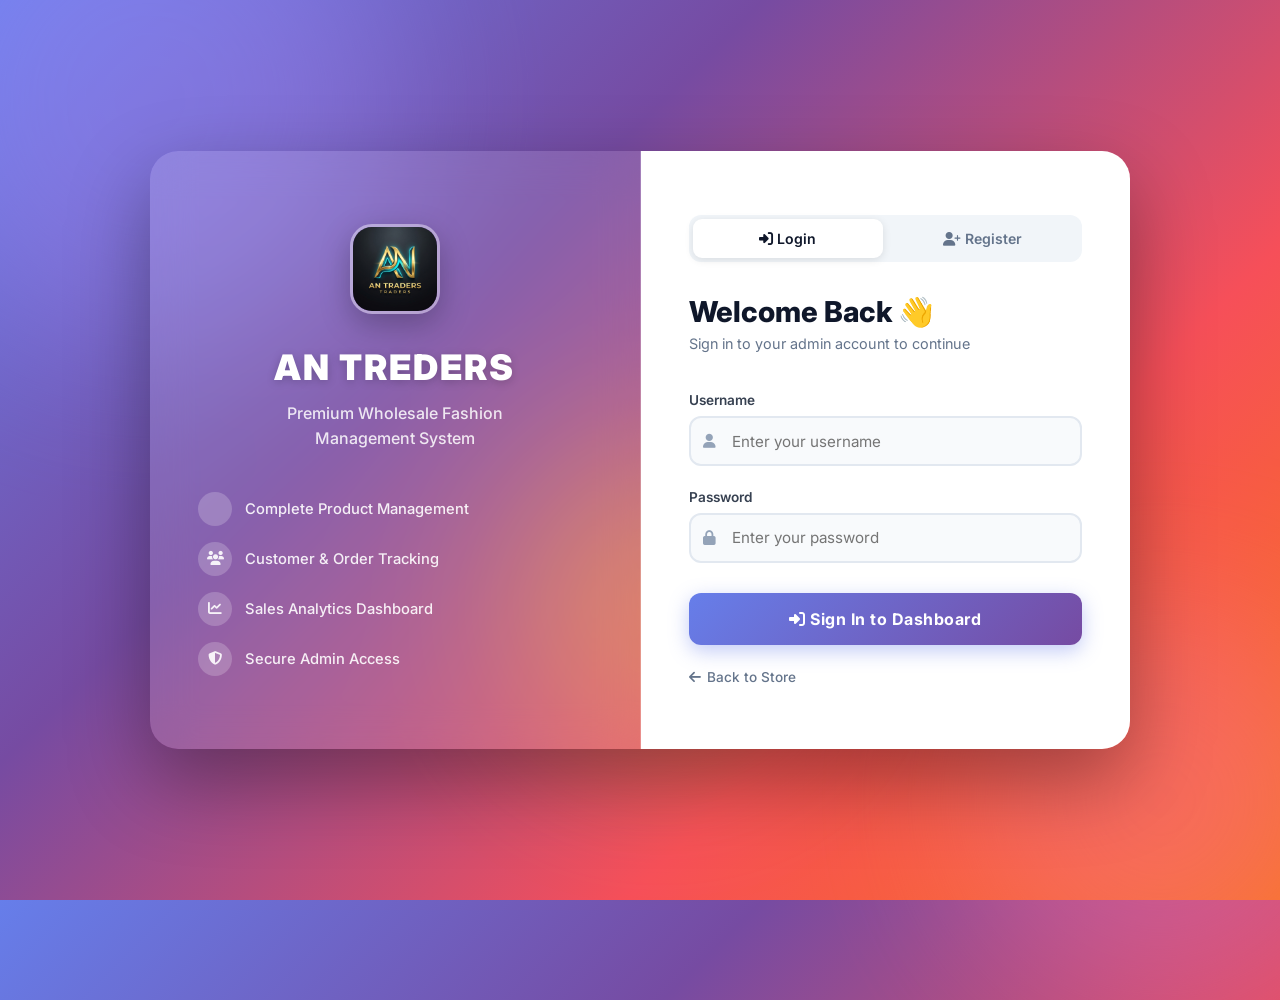
<file: frontend/login.html>
<!DOCTYPE html>
<html lang="en">
<head>
    <meta charset="UTF-8">
    <meta name="viewport" content="width=device-width, initial-scale=1.0">
    <title>Admin Login | AN Traders</title>
    <link href="https://fonts.googleapis.com/css2?family=Inter:wght@400;500;600;700;800;900&display=swap" rel="stylesheet">
    <link rel="stylesheet" href="https://cdnjs.cloudflare.com/ajax/libs/font-awesome/6.4.0/css/all.min.css">
    <style>
        * { margin: 0; padding: 0; box-sizing: border-box; }

        body {
            font-family: 'Inter', sans-serif;
            min-height: 100vh;
            display: flex;
            align-items: center;
            justify-content: center;
            background: linear-gradient(135deg, #667eea 0%, #764ba2 35%, #f64f59 70%, #f97316 100%);
            position: relative;
            overflow: hidden;
        }

        /* Animated background orbs */
        .orb {
            position: absolute;
            border-radius: 50%;
            filter: blur(80px);
            opacity: 0.35;
            animation: floatOrb 8s ease-in-out infinite alternate;
        }
        .orb-1 { width: 500px; height: 500px; background: #a78bfa; top: -150px; left: -100px; animation-delay: 0s; }
        .orb-2 { width: 400px; height: 400px; background: #f472b6; bottom: -100px; right: -80px; animation-delay: 3s; }
        .orb-3 { width: 300px; height: 300px; background: #fbbf24; top: 50%; left: 40%; animation-delay: 1.5s; }
        @keyframes floatOrb {
            0%   { transform: translate(0, 0) scale(1); }
            100% { transform: translate(30px, -30px) scale(1.1); }
        }

        .page-wrapper {
            display: flex;
            width: 100%;
            max-width: 980px;
            min-height: 580px;
            border-radius: 28px;
            overflow: hidden;
            box-shadow: 0 32px 80px rgba(0,0,0,0.35);
            position: relative;
            z-index: 1;
            margin: 1.5rem;
        }

        /* Left colorful panel */
        .left-panel {
            flex: 1;
            background: rgba(255,255,255,0.12);
            backdrop-filter: blur(20px);
            padding: 4rem 3rem;
            display: flex;
            flex-direction: column;
            justify-content: center;
            align-items: center;
            text-align: center;
            border-right: 1px solid rgba(255,255,255,0.2);
        }
        .left-panel .brand-logo {
            width: 90px; height: 90px;
            border-radius: 22px;
            overflow: hidden;
            box-shadow: 0 10px 30px rgba(0,0,0,0.25);
            margin-bottom: 2rem;
            border: 3px solid rgba(255,255,255,0.4);
        }
        .left-panel .brand-logo img { width: 100%; height: 100%; object-fit: cover; }
        .left-panel h1 {
            font-size: 2.2rem;
            font-weight: 900;
            color: white;
            letter-spacing: 2px;
            margin-bottom: 0.8rem;
            text-shadow: 0 2px 10px rgba(0,0,0,0.2);
        }
        .left-panel p {
            color: rgba(255,255,255,0.85);
            font-size: 1rem;
            font-weight: 500;
            line-height: 1.6;
        }
        .left-panel .features {
            margin-top: 2.5rem;
            display: flex;
            flex-direction: column;
            gap: 1rem;
            width: 100%;
        }
        .left-panel .feature-row {
            display: flex;
            align-items: center;
            gap: 0.8rem;
            color: rgba(255,255,255,0.9);
            font-size: 0.92rem;
            font-weight: 500;
        }
        .left-panel .feature-row i {
            width: 34px; height: 34px;
            background: rgba(255,255,255,0.2);
            border-radius: 50%;
            display: flex; align-items: center; justify-content: center;
            font-size: 0.85rem;
        }

        /* Right form panel */
        .right-panel {
            flex: 1;
            background: white;
            padding: 4rem 3rem;
            display: flex;
            flex-direction: column;
            justify-content: center;
        }
        .right-panel .form-header { margin-bottom: 2.5rem; }
        .right-panel .form-header h2 {
            font-size: 1.8rem;
            font-weight: 800;
            color: #0f172a;
            margin-bottom: 0.4rem;
        }
        .right-panel .form-header p {
            font-size: 0.9rem;
            color: #64748b;
            font-weight: 400;
        }

        .input-group { margin-bottom: 1.4rem; }
        .input-group label {
            display: block;
            font-size: 0.85rem;
            font-weight: 600;
            color: #374151;
            margin-bottom: 0.5rem;
        }
        .input-wrap {
            position: relative;
            display: flex;
            align-items: center;
        }
        .input-wrap i {
            position: absolute;
            left: 14px;
            color: #94a3b8;
            font-size: 0.9rem;
        }
        .input-group input {
            width: 100%;
            padding: 0.85rem 1rem 0.85rem 2.6rem;
            border: 2px solid #e2e8f0;
            border-radius: 12px;
            background: #f8fafc;
            color: #0f172a;
            font-size: 0.95rem;
            font-family: inherit;
            outline: none;
            transition: all 0.25s ease;
        }
        .input-group input:focus {
            border-color: #7c3aed;
            background: white;
            box-shadow: 0 0 0 4px rgba(124,58,237,0.1);
        }

        .btn-login {
            width: 100%;
            padding: 1rem;
            background: linear-gradient(135deg, #667eea 0%, #764ba2 100%);
            color: white;
            border: none;
            border-radius: 12px;
            font-size: 1rem;
            font-weight: 700;
            font-family: inherit;
            cursor: pointer;
            margin-top: 0.5rem;
            transition: all 0.3s ease;
            box-shadow: 0 6px 20px rgba(102,126,234,0.4);
            letter-spacing: 0.5px;
        }
        .btn-login:hover {
            transform: translateY(-2px);
            box-shadow: 0 10px 28px rgba(102,126,234,0.55);
        }
        .btn-login:active { transform: translateY(0); }

        .error-msg {
            background: #fef2f2;
            border: 1px solid #fecaca;
            color: #dc2626;
            padding: 0.7rem 1rem;
            border-radius: 10px;
            font-size: 0.85rem;
            font-weight: 500;
            margin-top: 1rem;
            display: none;
            align-items: center;
            gap: 0.5rem;
        }

        .back-link {
            display: inline-flex;
            align-items: center;
            gap: 0.4rem;
            color: #64748b;
            text-decoration: none;
            font-size: 0.85rem;
            font-weight: 500;
            margin-top: 1.5rem;
            transition: color 0.2s;
        }
        .back-link:hover { color: #7c3aed; }

        .auth-tabs {
            display: flex;
            background: #f1f5f9;
            border-radius: 12px;
            padding: 4px;
            margin-bottom: 2rem;
            gap: 4px;
        }
        .tab-btn {
            flex: 1;
            padding: 0.7rem;
            border: none;
            border-radius: 9px;
            font-size: 0.88rem;
            font-weight: 600;
            font-family: inherit;
            cursor: pointer;
            transition: all 0.25s ease;
            color: #64748b;
            background: transparent;
        }
        .tab-btn.active {
            background: white;
            color: #0f172a;
            box-shadow: 0 2px 8px rgba(0,0,0,0.1);
        }

        .auth-form { display: none; }
        .auth-form.active { display: block; }

        .success-msg {
            background: #f0fdf4;
            border: 1px solid #bbf7d0;
            color: #16a34a;
            padding: 0.7rem 1rem;
            border-radius: 10px;
            font-size: 0.85rem;
            font-weight: 500;
            margin-top: 1rem;
            display: none;
            align-items: center;
            gap: 0.5rem;
        }

        @keyframes slideIn {
            from { opacity: 0; transform: translateX(30px); }
            to   { opacity: 1; transform: translateX(0); }
        }
        .right-panel { animation: slideIn 0.5s ease-out; }

        @media(max-width: 680px) {
            .left-panel { display: none; }
            .right-panel { padding: 3rem 2rem; }
            .page-wrapper { border-radius: 20px; }
        }
    </style>
</head>
<body>
    <div class="orb orb-1"></div>
    <div class="orb orb-2"></div>
    <div class="orb orb-3"></div>

    <div class="page-wrapper">
        <!-- Left Panel -->
        <div class="left-panel">
            <div class="brand-logo">
                <img src="logo.jpg" alt="AN Traders Logo">
            </div>
            <h1>AN TREDERS</h1>
            <p>Premium Wholesale Fashion<br>Management System</p>
            <div class="features">
                <div class="feature-row">
                    <i class="fa-solid fa-boxes-stacking"></i>
                    <span>Complete Product Management</span>
                </div>
                <div class="feature-row">
                    <i class="fa-solid fa-users"></i>
                    <span>Customer & Order Tracking</span>
                </div>
                <div class="feature-row">
                    <i class="fa-solid fa-chart-line"></i>
                    <span>Sales Analytics Dashboard</span>
                </div>
                <div class="feature-row">
                    <i class="fa-solid fa-shield-halved"></i>
                    <span>Secure Admin Access</span>
                </div>
            </div>
        </div>

        <!-- Right Panel -->
        <div class="right-panel">
            <div class="auth-tabs">
                <button class="tab-btn active" id="tab-login" onclick="switchTab('login')">
                    <i class="fa-solid fa-right-to-bracket"></i> Login
                </button>
                <button class="tab-btn" id="tab-register" onclick="switchTab('register')">
                    <i class="fa-solid fa-user-plus"></i> Register
                </button>
            </div>

            <!-- Login Form -->
            <div class="auth-form active" id="form-login">
                <div class="form-header">
                    <h2>Welcome Back 👋</h2>
                    <p>Sign in to your admin account to continue</p>
                </div>
                <form id="login-form">
                    <div class="input-group">
                        <label for="username">Username</label>
                        <div class="input-wrap">
                            <i class="fa-solid fa-user"></i>
                            <input type="text" id="username" placeholder="Enter your username" required autocomplete="username">
                        </div>
                    </div>
                    <div class="input-group">
                        <label for="password">Password</label>
                        <div class="input-wrap">
                            <i class="fa-solid fa-lock"></i>
                            <input type="password" id="password" placeholder="Enter your password" required autocomplete="current-password">
                        </div>
                    </div>
                    <button type="submit" class="btn-login">
                        <i class="fa-solid fa-right-to-bracket"></i> Sign In to Dashboard
                    </button>
                </form>
                <div id="error-msg" class="error-msg">
                    <i class="fa-solid fa-circle-exclamation"></i>
                    <span>Invalid username or password. Please try again.</span>
                </div>
            </div>

            <!-- Register Form -->
            <div class="auth-form" id="form-register">
                <div class="form-header">
                    <h2>Create Admin 🛡️</h2>
                    <p>Register a new admin account</p>
                </div>
                <form id="register-form">
                    <div class="input-group">
                        <label for="reg-username">Username</label>
                        <div class="input-wrap">
                            <i class="fa-solid fa-user"></i>
                            <input type="text" id="reg-username" placeholder="Choose a username" required>
                        </div>
                    </div>
                    <div class="input-group">
                        <label for="reg-password">Password</label>
                        <div class="input-wrap">
                            <i class="fa-solid fa-lock"></i>
                            <input type="password" id="reg-password" placeholder="Choose a secure password" required>
                        </div>
                    </div>
                    <div class="input-group">
                        <label for="reg-confirm-password">Confirm Password</label>
                        <div class="input-wrap">
                            <i class="fa-solid fa-lock"></i>
                            <input type="password" id="reg-confirm-password" placeholder="Confirm your password" required>
                        </div>
                    </div>
                    <button type="submit" class="btn-login">
                        <i class="fa-solid fa-user-plus"></i> Register Admin
                    </button>
                </form>
                <div id="reg-error-msg" class="error-msg">
                    <i class="fa-solid fa-circle-exclamation"></i>
                    <span id="reg-error-text">Registration failed.</span>
                </div>
                <div id="reg-success-msg" class="success-msg">
                    <i class="fa-solid fa-check-circle"></i>
                    <span>Registered successfully! You can now login.</span>
                </div>
            </div>

            <a href="/" class="back-link">
                <i class="fa-solid fa-arrow-left"></i> Back to Store
            </a>
        </div>
    </div>

    <script src="login.js"></script>
</body>
</html>
</file>
